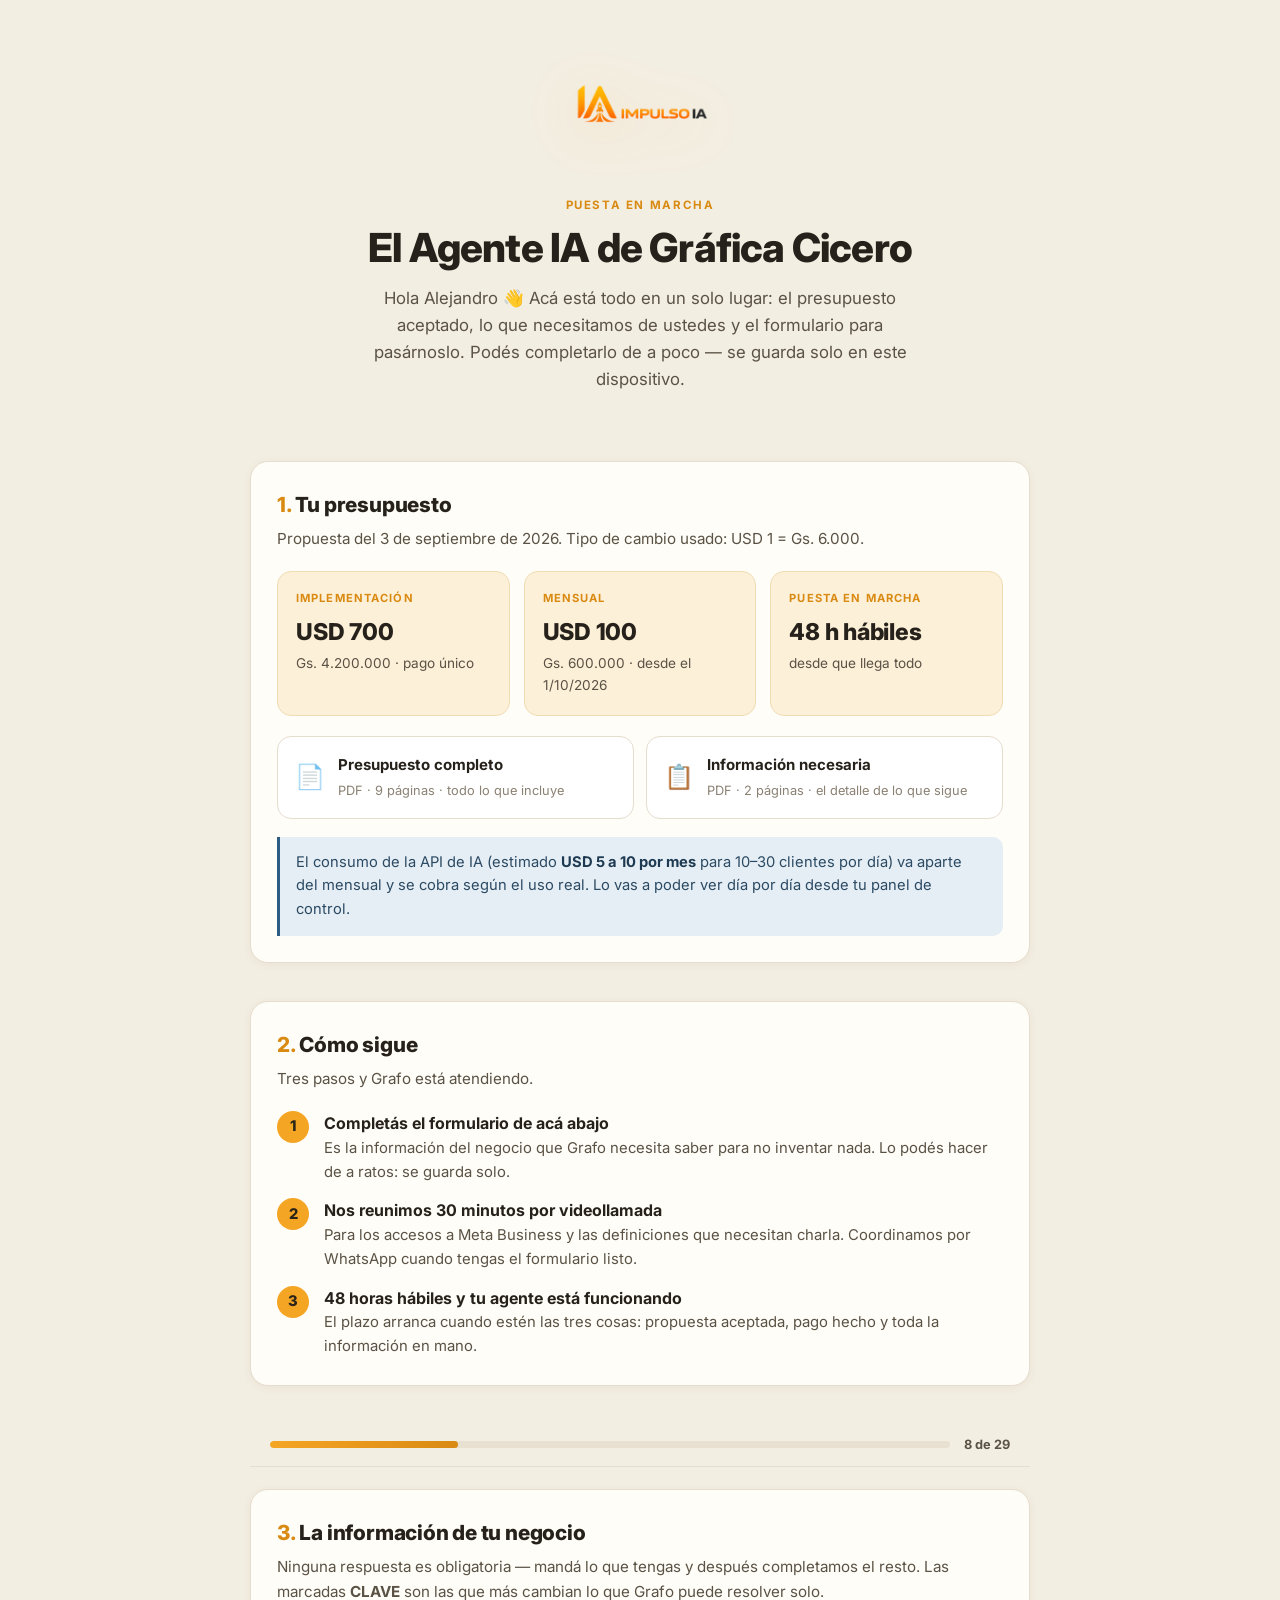
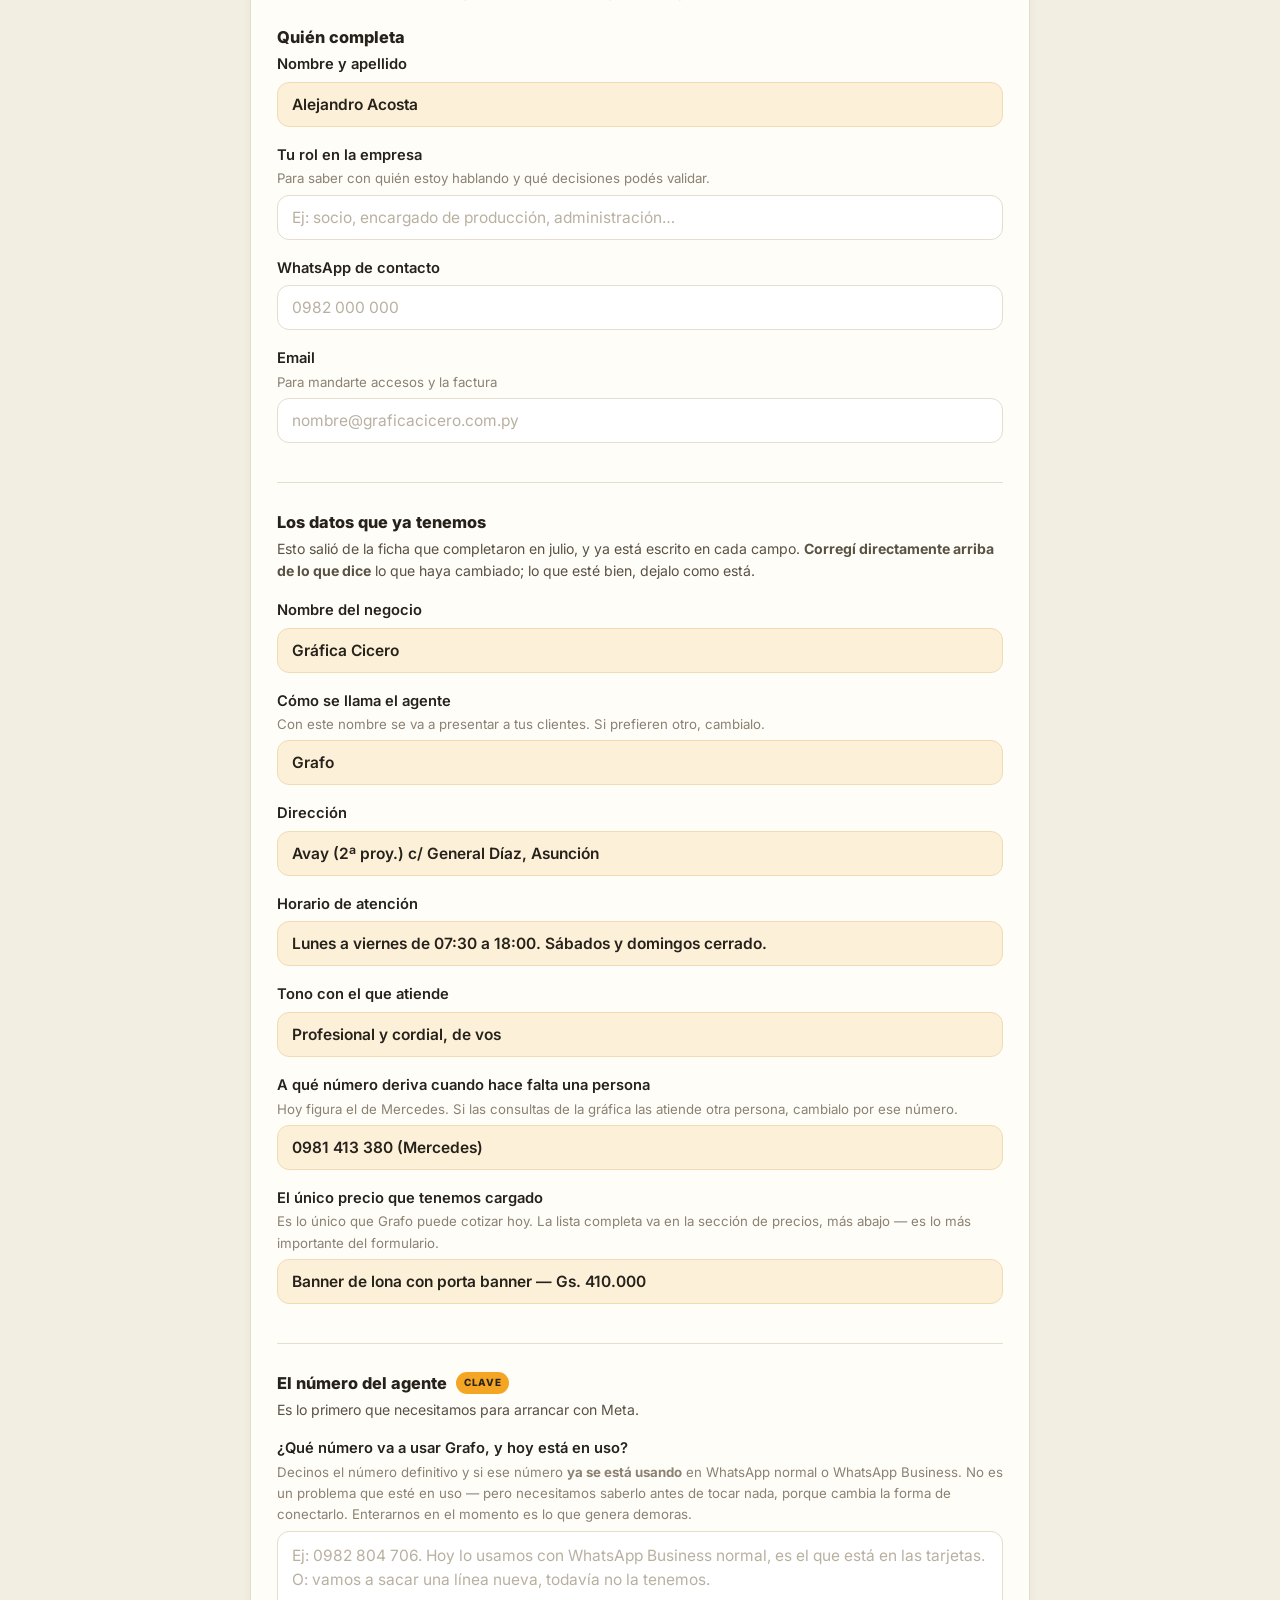
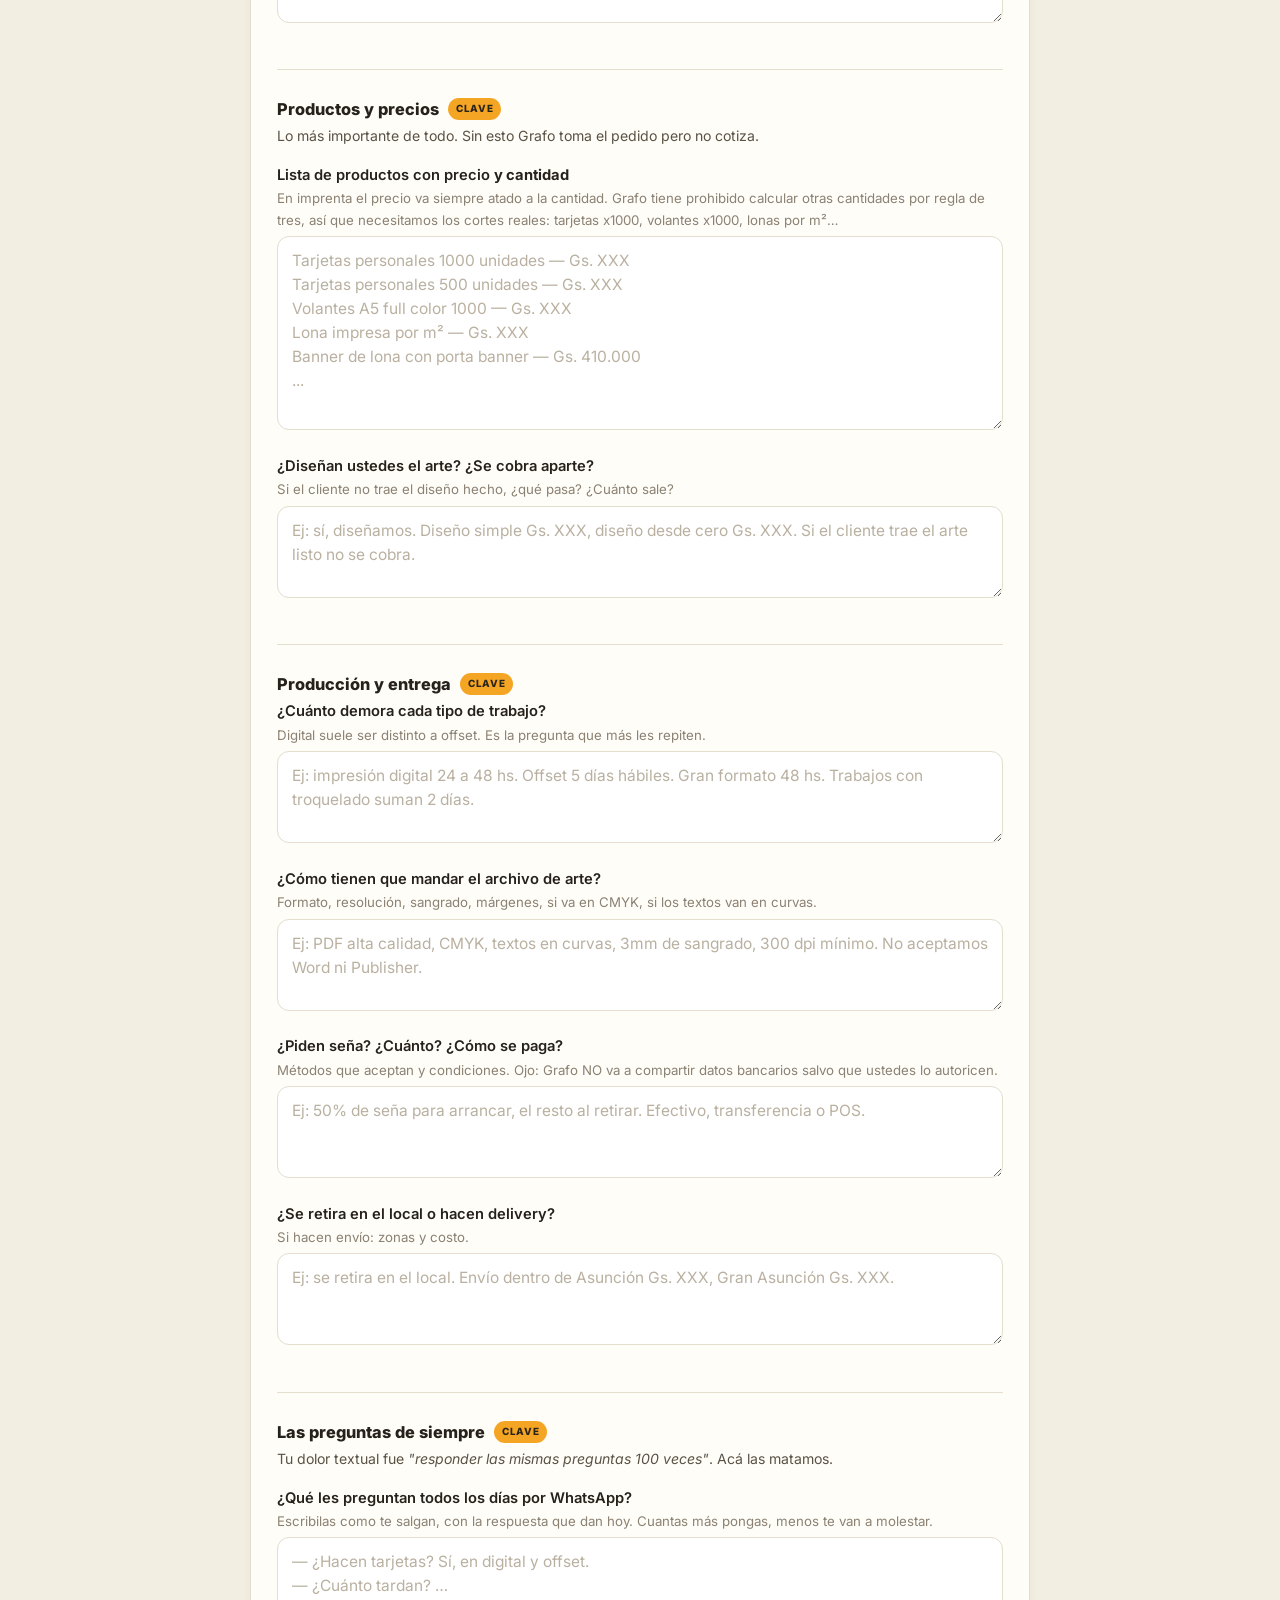
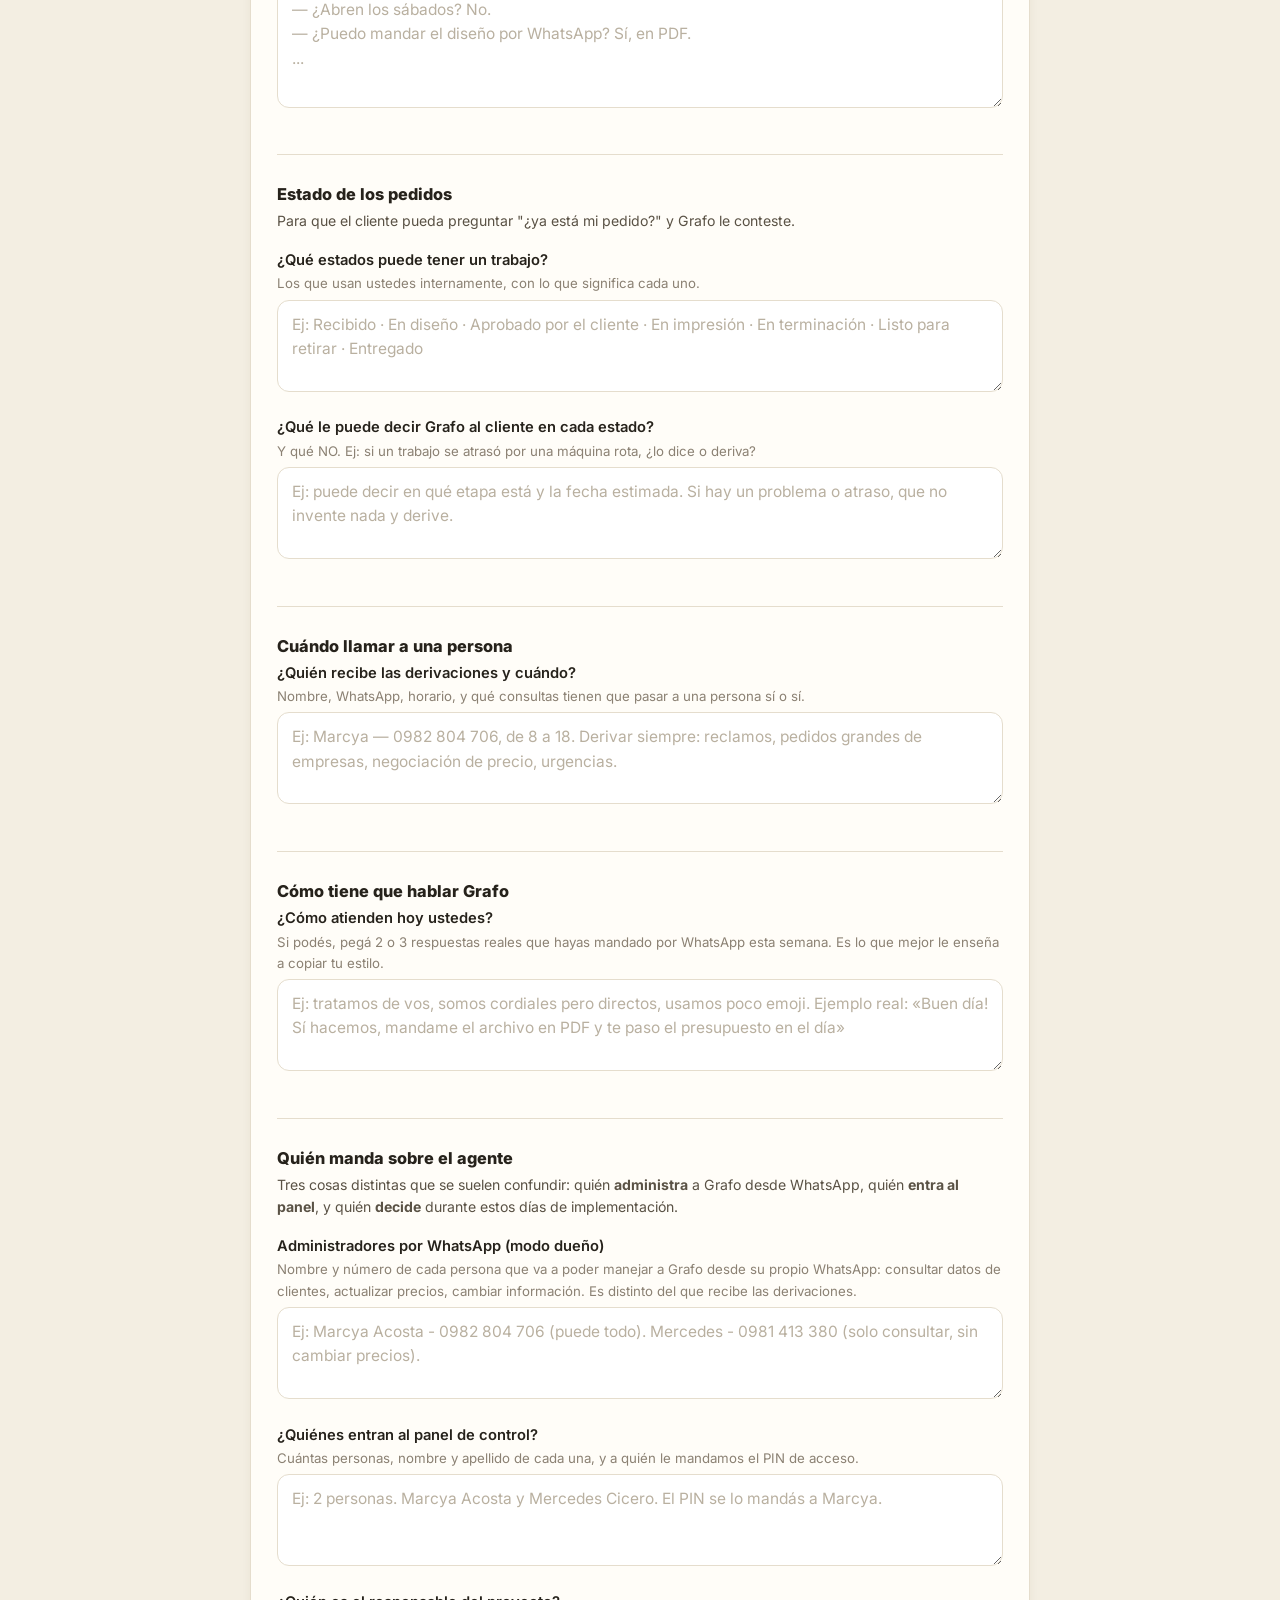
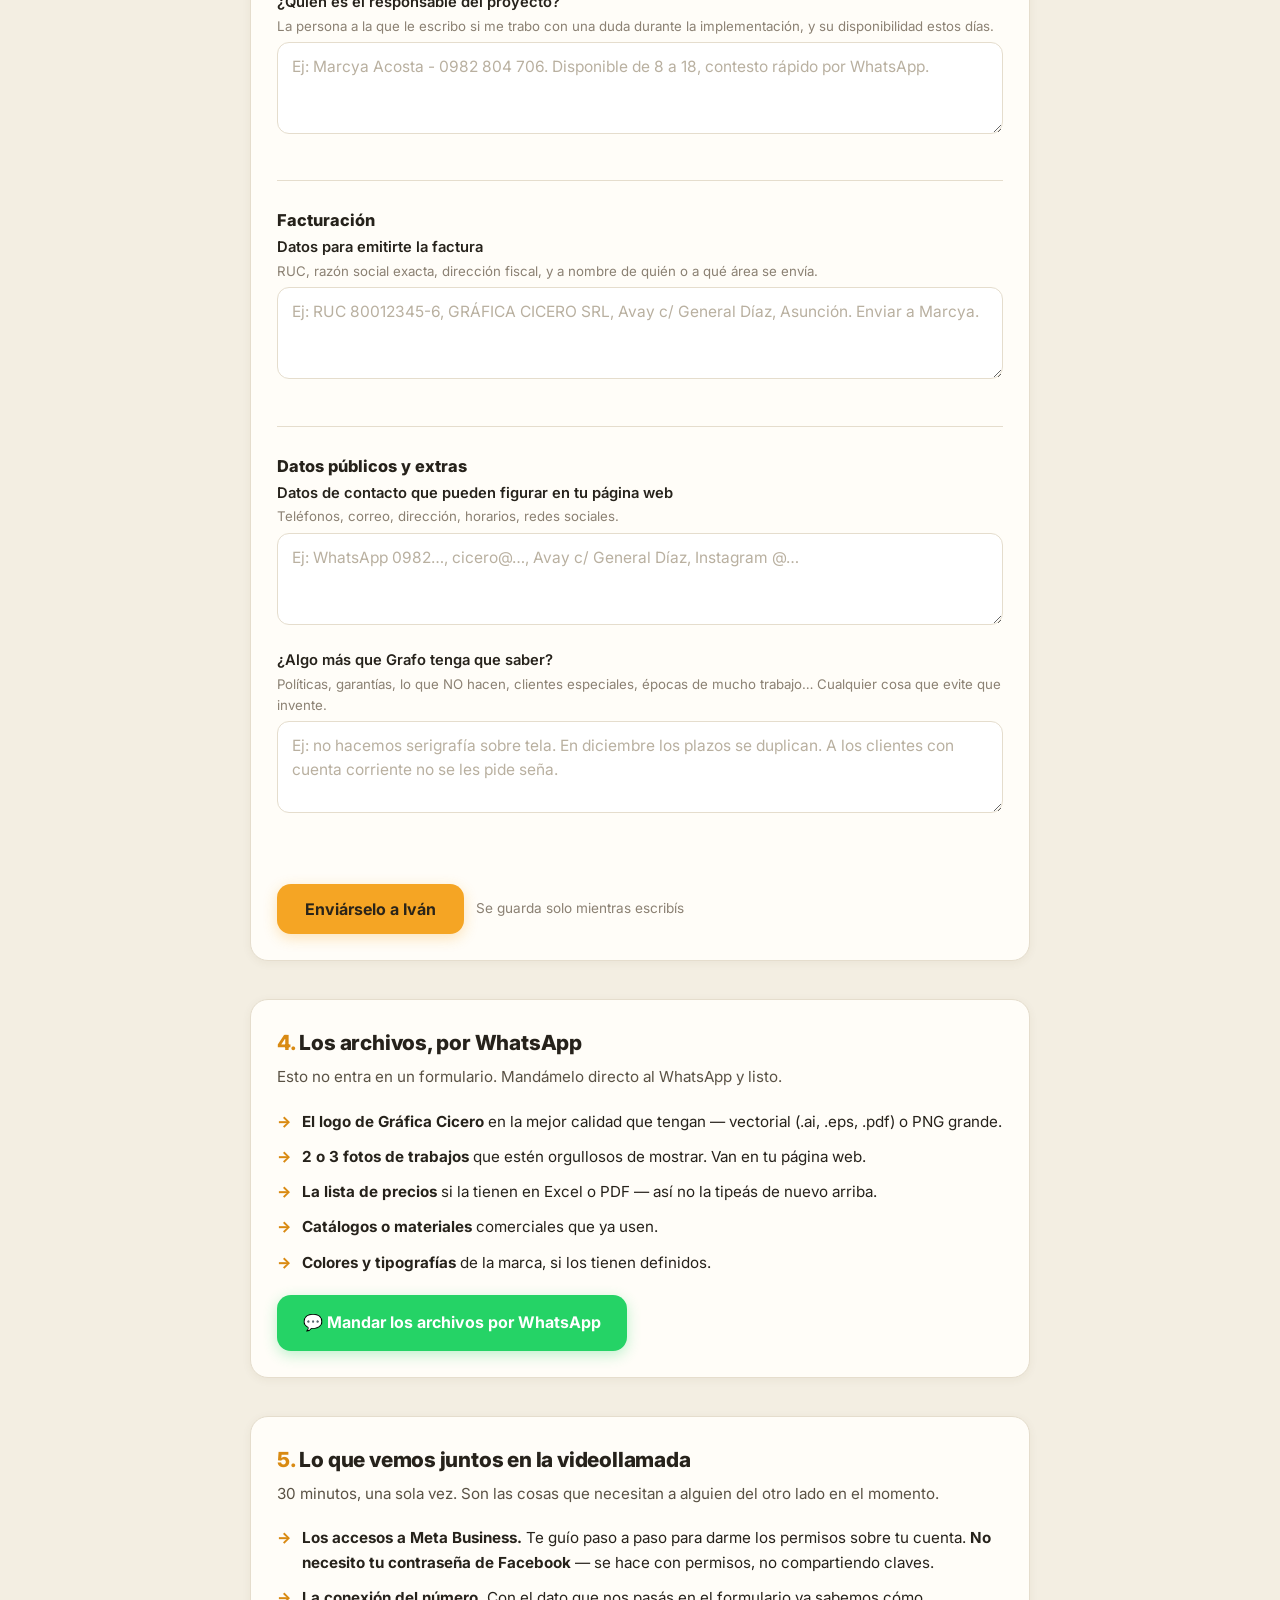
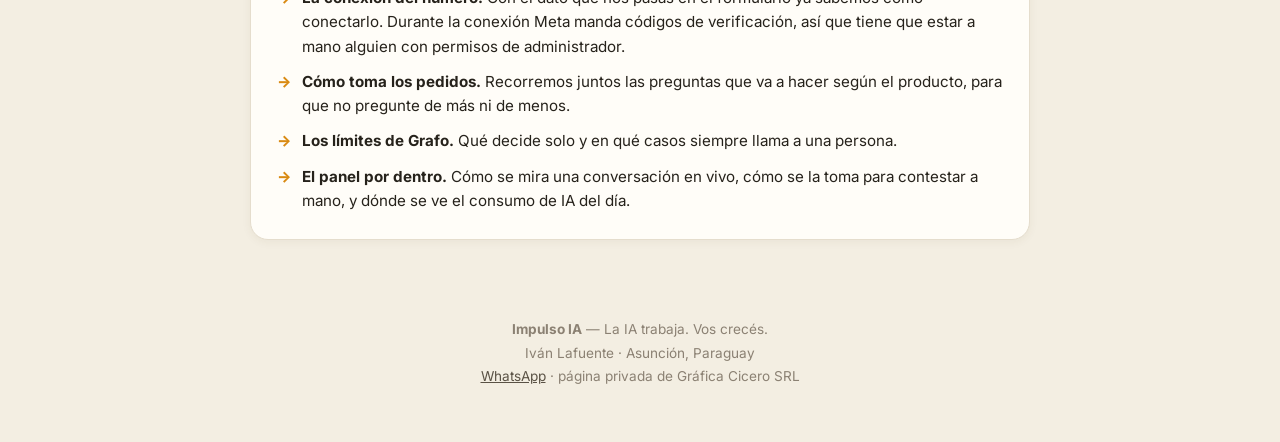
<file: cicero-f84e6c615624/index.html>
<!DOCTYPE html>
<html lang="es">
<head>
<meta charset="UTF-8">
<meta name="viewport" content="width=device-width, initial-scale=1.0">
<meta name="theme-color" content="#F3EEE2">
<title>Gráfica Cicero — Puesta en marcha de tu Agente IA</title>
<meta name="description" content="Todo lo necesario para poner en marcha el Agente IA de Gráfica Cicero SRL.">
<!-- Página privada: no debe indexarse. Tiene montos del presupuesto. -->
<meta name="robots" content="noindex, nofollow">
<meta name="googlebot" content="noindex, nofollow">
<link rel="icon" href="../assets/favicon.png" type="image/png">
<link rel="preconnect" href="https://fonts.googleapis.com">
<link rel="preconnect" href="https://fonts.gstatic.com" crossorigin>
<link href="https://fonts.googleapis.com/css2?family=Inter:wght@400;500;600;700;800&display=swap" rel="stylesheet">
<style>
  :root{
    --cream:#F3EEE2; --card:#fffdf8; --ink:#26221b; --ink2:#5a5245; --ink3:#8b8173;
    --amber:#F5A524; --amber-dark:#d98a12; --amber-soft:#fdf0d8;
    --line:#e5ddcd; --green:#2f8f4e; --green-soft:#e8f5ec;
    --blue:#2c5d87; --blue-soft:#e6eef5;
    --shadow:0 2px 10px rgba(90,74,40,.06); --shadow-lg:0 10px 34px rgba(90,74,40,.10);
  }
  *{box-sizing:border-box;margin:0;padding:0}
  html{scroll-behavior:smooth}
  body{font-family:'Inter',system-ui,-apple-system,sans-serif;background:var(--cream);color:var(--ink);
    line-height:1.6;-webkit-font-smoothing:antialiased}
  .wrap{max-width:820px;margin:0 auto;padding:0 20px}

  /* ── Encabezado ─────────────────────────────────────────── */
  header{padding:48px 0 30px;text-align:center}
  header img{width:min(52%,180px);height:auto;margin:0 auto 26px;display:block;
    filter:drop-shadow(0 8px 26px rgba(245,165,36,.22))}
  .eyebrow{font-size:.72rem;font-weight:700;letter-spacing:.14em;text-transform:uppercase;
    color:var(--amber-dark);margin-bottom:10px}
  h1{font-size:clamp(1.7rem,5vw,2.5rem);font-weight:800;letter-spacing:-.02em;line-height:1.18}
  .lead{color:var(--ink2);margin-top:14px;font-size:1.05rem;max-width:560px;margin-left:auto;margin-right:auto}

  /* ── Bloques ────────────────────────────────────────────── */
  section{margin:38px 0}
  .card{background:var(--card);border:1px solid var(--line);border-radius:18px;
    padding:26px;box-shadow:var(--shadow)}
  h2{font-size:1.3rem;font-weight:800;letter-spacing:-.01em;margin-bottom:6px}
  h2 .num{color:var(--amber-dark)}
  .sub{color:var(--ink2);font-size:.95rem;margin-bottom:20px}

  /* ── Cifras del acuerdo ─────────────────────────────────── */
  .cifras{display:grid;grid-template-columns:repeat(auto-fit,minmax(180px,1fr));gap:14px;margin-bottom:20px}
  .cifra{background:var(--amber-soft);border:1px solid #f0dcb4;border-radius:14px;padding:18px}
  .cifra .lbl{font-size:.7rem;font-weight:700;letter-spacing:.1em;text-transform:uppercase;color:var(--amber-dark)}
  .cifra .val{font-size:1.45rem;font-weight:800;margin-top:6px;letter-spacing:-.01em}
  .cifra .det{font-size:.85rem;color:var(--ink2);margin-top:2px}

  .docs{display:grid;grid-template-columns:repeat(auto-fit,minmax(240px,1fr));gap:12px}
  a.doc{display:flex;align-items:center;gap:13px;text-decoration:none;color:var(--ink);
    background:#fff;border:1px solid var(--line);border-radius:14px;padding:15px 17px;
    transition:border-color .18s,transform .18s,box-shadow .18s}
  a.doc:hover{border-color:var(--amber);transform:translateY(-2px);box-shadow:var(--shadow-lg)}
  a.doc .ico{font-size:1.5rem;line-height:1;flex-shrink:0}
  a.doc .t{font-weight:700;font-size:.94rem;line-height:1.3}
  a.doc .s{font-size:.8rem;color:var(--ink3)}

  /* ── Pasos ──────────────────────────────────────────────── */
  .pasos{display:grid;gap:14px}
  .paso{display:flex;gap:15px;align-items:flex-start}
  .paso .n{flex-shrink:0;width:32px;height:32px;border-radius:50%;background:var(--amber);
    color:#2a2419;font-weight:800;font-size:.92rem;display:flex;align-items:center;justify-content:center}
  .paso .tit{font-weight:700}
  .paso .txt{color:var(--ink2);font-size:.93rem}

  /* ── Datos que ya tenemos ───────────────────────────────── */
  .datos{display:grid;grid-template-columns:repeat(auto-fit,minmax(230px,1fr));gap:0 22px}
  .dato{padding:11px 0;border-bottom:1px dashed var(--line)}
  .dato .k{font-size:.72rem;font-weight:700;letter-spacing:.08em;text-transform:uppercase;color:var(--ink3)}
  .dato .v{font-weight:600;font-size:.95rem;margin-top:2px}

  .aviso{background:var(--blue-soft);border-left:3px solid var(--blue);border-radius:0 10px 10px 0;
    padding:14px 16px;font-size:.92rem;color:#2b4a63;margin-top:18px}
  .aviso b, .aviso strong{color:#1d3a52}

  /* ── Formulario ─────────────────────────────────────────── */
  .barra{position:sticky;top:0;z-index:20;background:rgba(243,238,226,.94);
    backdrop-filter:blur(8px);border-bottom:1px solid var(--line);padding:11px 0;margin-bottom:22px}
  .barra .wrap{display:flex;align-items:center;gap:14px}
  .prog{flex:1;height:7px;background:#e8e0d0;border-radius:99px;overflow:hidden}
  .prog i{display:block;height:100%;width:0;background:linear-gradient(90deg,var(--amber),var(--amber-dark));
    border-radius:99px;transition:width .35s ease}
  .prog-txt{font-size:.8rem;font-weight:700;color:var(--ink2);white-space:nowrap}

  fieldset{border:none;margin-bottom:26px;padding-bottom:22px;border-bottom:1px solid var(--line)}
  fieldset:last-of-type{border-bottom:none;margin-bottom:8px}
  legend{font-weight:800;font-size:1.02rem;margin-bottom:3px;display:flex;align-items:center;gap:9px}
  .clave{background:var(--amber);color:#2a2419;font-size:.62rem;font-weight:800;letter-spacing:.07em;
    padding:3px 8px;border-radius:99px;text-transform:uppercase}
  .fs-sub{color:var(--ink2);font-size:.88rem;margin-bottom:16px}

  .campo{margin-bottom:17px}
  label{display:block;font-weight:600;font-size:.92rem;margin-bottom:5px}
  .hint{font-weight:400;color:var(--ink3);font-size:.83rem;display:block;margin-top:1px}
  input[type=text],input[type=email],input[type=tel],textarea{
    width:100%;font-family:inherit;font-size:.97rem;color:var(--ink);background:#fff;
    border:1.5px solid var(--line);border-radius:12px;padding:12px 14px;transition:border-color .16s,box-shadow .16s}
  input:focus,textarea:focus{outline:none;border-color:var(--amber);box-shadow:0 0 0 3px rgba(245,165,36,.15)}
  textarea{resize:vertical;min-height:92px;line-height:1.55}
  ::placeholder{color:#b9b0a0}
  /* Campos que ya vienen con el dato cargado: se ven distintos para que se
     entienda de una que son para revisar y corregir, no para llenar de cero. */
  input.precargado{background:var(--amber-soft);border-color:#f0dcb4;font-weight:600}
  input.precargado:focus{background:#fff}

  .acciones{display:flex;flex-wrap:wrap;gap:12px;align-items:center;margin-top:24px}
  button{font-family:inherit;font-size:1rem;font-weight:700;border:none;border-radius:14px;
    padding:15px 28px;cursor:pointer;transition:transform .16s,box-shadow .16s,background .16s}
  .btn-envio{background:var(--amber);color:#2a2419;box-shadow:0 4px 14px rgba(245,165,36,.3)}
  .btn-envio:hover:not(:disabled){transform:translateY(-2px);box-shadow:0 8px 22px rgba(245,165,36,.38)}
  .btn-envio:disabled{opacity:.55;cursor:not-allowed;transform:none}
  .guardado{font-size:.85rem;color:var(--ink3)}
  .guardado.on{color:var(--green);font-weight:600}

  .resultado{margin-top:18px;padding:16px 18px;border-radius:12px;font-size:.94rem;display:none}
  .resultado.ok{display:block;background:var(--green-soft);border:1px solid #b8dcc4;color:#1e6b38}
  .resultado.err{display:block;background:#fdecec;border:1px solid #f2c4c4;color:#9c2b2b}

  /* ── WhatsApp / reunión ─────────────────────────────────── */
  .lista{list-style:none;display:grid;gap:11px}
  .lista li{display:flex;gap:11px;align-items:flex-start;font-size:.95rem}
  .lista li .b{flex-shrink:0;color:var(--amber-dark);font-weight:800}
  a.btn-wa{display:inline-flex;align-items:center;gap:10px;background:#25D366;color:#fff;
    text-decoration:none;font-weight:700;padding:15px 26px;border-radius:14px;margin-top:20px;
    box-shadow:0 4px 14px rgba(37,211,102,.3);transition:transform .16s,box-shadow .16s}
  a.btn-wa:hover{transform:translateY(-2px);box-shadow:0 8px 22px rgba(37,211,102,.4)}

  footer{text-align:center;padding:40px 0 54px;color:var(--ink3);font-size:.85rem;line-height:1.7}
  footer a{color:var(--ink2)}

  @media(max-width:560px){
    header{padding:34px 0 22px}
    .card{padding:20px;border-radius:15px}
    .acciones{flex-direction:column;align-items:stretch}
    button{width:100%}
  }
</style>
</head>
<body>

<header>
  <div class="wrap">
    <img src="../assets/logo-impulso.png" alt="Impulso IA">
    <div class="eyebrow">Puesta en marcha</div>
    <h1>El Agente IA de Gráfica Cicero</h1>
    <p class="lead">Hola Alejandro 👋 Acá está todo en un solo lugar: el presupuesto aceptado,
      lo que necesitamos de ustedes y el formulario para pasárnoslo. Podés completarlo de a poco
      — se guarda solo en este dispositivo.</p>
  </div>
</header>

<div class="wrap">

  <!-- ═══ 1. EL ACUERDO ═══ -->
  <section>
    <div class="card">
      <h2><span class="num">1.</span> Tu presupuesto</h2>
      <p class="sub">Propuesta del 3 de septiembre de 2026. Tipo de cambio usado: USD 1 = Gs. 6.000.</p>

      <div class="cifras">
        <div class="cifra">
          <div class="lbl">Implementación</div>
          <div class="val">USD 700</div>
          <div class="det">Gs. 4.200.000 · pago único</div>
        </div>
        <div class="cifra">
          <div class="lbl">Mensual</div>
          <div class="val">USD 100</div>
          <div class="det">Gs. 600.000 · desde el 1/10/2026</div>
        </div>
        <div class="cifra">
          <div class="lbl">Puesta en marcha</div>
          <div class="val">48 h hábiles</div>
          <div class="det">desde que llega todo</div>
        </div>
      </div>

      <div class="docs">
        <a class="doc" href="docs/presupuesto-agente-ia.pdf" target="_blank" rel="noopener">
          <span class="ico">📄</span>
          <span><span class="t">Presupuesto completo</span><br><span class="s">PDF · 9 páginas · todo lo que incluye</span></span>
        </a>
        <a class="doc" href="docs/puesta-en-marcha.pdf" target="_blank" rel="noopener">
          <span class="ico">📋</span>
          <span><span class="t">Información necesaria</span><br><span class="s">PDF · 2 páginas · el detalle de lo que sigue</span></span>
        </a>
      </div>

      <!-- La modalidad de pago del consumo de API (saldo prepago) NO va escrita acá:
           es una condición que no estaba en el presupuesto que aceptaron, Iván la
           explica en persona y se la reserva para negociar. Acá solo lo ya acordado. -->
      <div class="aviso">
        El consumo de la API de IA (estimado <b>USD 5 a 10 por mes</b> para 10–30 clientes
        por día) va aparte del mensual y se cobra según el uso real. Lo vas a poder ver
        día por día desde tu panel de control.
      </div>
    </div>
  </section>

  <!-- ═══ 2. CÓMO SIGUE ═══ -->
  <section>
    <div class="card">
      <h2><span class="num">2.</span> Cómo sigue</h2>
      <p class="sub">Tres pasos y Grafo está atendiendo.</p>
      <div class="pasos">
        <div class="paso">
          <div class="n">1</div>
          <div>
            <div class="tit">Completás el formulario de acá abajo</div>
            <div class="txt">Es la información del negocio que Grafo necesita saber para no inventar nada.
              Lo podés hacer de a ratos: se guarda solo.</div>
          </div>
        </div>
        <div class="paso">
          <div class="n">2</div>
          <div>
            <div class="tit">Nos reunimos 30 minutos por videollamada</div>
            <div class="txt">Para los accesos a Meta Business y las definiciones que necesitan charla.
              Coordinamos por WhatsApp cuando tengas el formulario listo.</div>
          </div>
        </div>
        <div class="paso">
          <div class="n">3</div>
          <div>
            <div class="tit">48 horas hábiles y tu agente está funcionando</div>
            <div class="txt">El plazo arranca cuando estén las tres cosas: propuesta aceptada,
              pago hecho y toda la información en mano.</div>
          </div>
        </div>
      </div>
    </div>
  </section>

  <!-- ═══ 3. FORMULARIO ═══ -->
  <section id="form">
    <div class="barra">
      <div class="wrap">
        <div class="prog"><i id="progBar"></i></div>
        <div class="prog-txt"><span id="progTxt">0</span> de <span id="progTotal">–</span></div>
      </div>
    </div>

    <div class="card">
      <h2><span class="num">3.</span> La información de tu negocio</h2>
      <p class="sub">Ninguna respuesta es obligatoria — mandá lo que tengas y después completamos el resto.
        Las marcadas <b>CLAVE</b> son las que más cambian lo que Grafo puede resolver solo.</p>

      <form id="onb" novalidate>

        <fieldset>
          <legend>Quién completa</legend>
          <div class="campo">
            <label for="contacto">Nombre y apellido</label>
            <input type="text" id="contacto" name="contacto" class="precargado" value="Alejandro Acosta">
          </div>
          <div class="campo">
            <label for="rol">Tu rol en la empresa
              <span class="hint">Para saber con quién estoy hablando y qué decisiones podés validar.</span></label>
            <input type="text" id="rol" name="rol" placeholder="Ej: socio, encargado de producción, administración…">
          </div>
          <div class="campo">
            <label for="whatsapp">WhatsApp de contacto</label>
            <input type="tel" id="whatsapp" name="whatsapp" placeholder="0982 000 000">
          </div>
          <div class="campo">
            <label for="email">Email <span class="hint">Para mandarte accesos y la factura</span></label>
            <input type="email" id="email" name="email" placeholder="nombre@graficacicero.com.py">
          </div>
        </fieldset>

        <fieldset>
          <legend>Los datos que ya tenemos</legend>
          <p class="fs-sub">Esto salió de la ficha que completaron en julio, y ya está escrito
            en cada campo. <b>Corregí directamente arriba de lo que dice</b> lo que haya cambiado;
            lo que esté bien, dejalo como está.</p>
          <div class="campo">
            <label for="base_negocio">Nombre del negocio</label>
            <input type="text" id="base_negocio" name="base_negocio" class="precargado" value="Gráfica Cicero">
          </div>
          <div class="campo">
            <label for="base_agente">Cómo se llama el agente
              <span class="hint">Con este nombre se va a presentar a tus clientes. Si prefieren otro, cambialo.</span></label>
            <input type="text" id="base_agente" name="base_agente" class="precargado" value="Grafo">
          </div>
          <div class="campo">
            <label for="base_direccion">Dirección</label>
            <input type="text" id="base_direccion" name="base_direccion" class="precargado" value="Avay (2ª proy.) c/ General Díaz, Asunción">
          </div>
          <div class="campo">
            <label for="base_horario">Horario de atención</label>
            <input type="text" id="base_horario" name="base_horario" class="precargado" value="Lunes a viernes de 07:30 a 18:00. Sábados y domingos cerrado.">
          </div>
          <div class="campo">
            <label for="base_tono">Tono con el que atiende</label>
            <input type="text" id="base_tono" name="base_tono" class="precargado" value="Profesional y cordial, de vos">
          </div>
          <div class="campo">
            <label for="base_derivacion">A qué número deriva cuando hace falta una persona
              <span class="hint">Hoy figura el de Mercedes. Si las consultas de la gráfica las
                atiende otra persona, cambialo por ese número.</span></label>
            <input type="text" id="base_derivacion" name="base_derivacion" class="precargado" value="0981 413 380 (Mercedes)">
          </div>
          <div class="campo">
            <label for="base_precio">El único precio que tenemos cargado
              <span class="hint">Es lo único que Grafo puede cotizar hoy. La lista completa va
                en la sección de precios, más abajo — es lo más importante del formulario.</span></label>
            <input type="text" id="base_precio" name="base_precio" class="precargado" value="Banner de lona con porta banner — Gs. 410.000">
          </div>
        </fieldset>

        <fieldset>
          <legend>El número del agente <span class="clave">Clave</span></legend>
          <p class="fs-sub">Es lo primero que necesitamos para arrancar con Meta.</p>
          <div class="campo">
            <label for="numero_agente">¿Qué número va a usar Grafo, y hoy está en uso?
              <span class="hint">Decinos el número definitivo y si ese número <b>ya se está
              usando</b> en WhatsApp normal o WhatsApp Business. No es un problema que esté en
              uso — pero necesitamos saberlo antes de tocar nada, porque cambia la forma de
              conectarlo. Enterarnos en el momento es lo que genera demoras.</span></label>
            <textarea id="numero_agente" name="numero_agente" placeholder="Ej: 0982 804 706. Hoy lo usamos con WhatsApp Business normal, es el que está en las tarjetas.&#10;O: vamos a sacar una línea nueva, todavía no la tenemos."></textarea>
          </div>
        </fieldset>

        <fieldset>
          <legend>Productos y precios <span class="clave">Clave</span></legend>
          <p class="fs-sub">Lo más importante de todo. Sin esto Grafo toma el pedido pero no cotiza.</p>
          <div class="campo">
            <label for="precios">Lista de productos con precio <b>y cantidad</b>
              <span class="hint">En imprenta el precio va siempre atado a la cantidad. Grafo tiene prohibido calcular otras cantidades por regla de tres, así que necesitamos los cortes reales: tarjetas x1000, volantes x1000, lonas por m²…</span></label>
            <textarea id="precios" name="precios" rows="7" placeholder="Tarjetas personales 1000 unidades — Gs. XXX&#10;Tarjetas personales 500 unidades — Gs. XXX&#10;Volantes A5 full color 1000 — Gs. XXX&#10;Lona impresa por m² — Gs. XXX&#10;Banner de lona con porta banner — Gs. 410.000&#10;..."></textarea>
          </div>
          <div class="campo">
            <label for="disenio">¿Diseñan ustedes el arte? ¿Se cobra aparte?
              <span class="hint">Si el cliente no trae el diseño hecho, ¿qué pasa? ¿Cuánto sale?</span></label>
            <textarea id="disenio" name="disenio" placeholder="Ej: sí, diseñamos. Diseño simple Gs. XXX, diseño desde cero Gs. XXX. Si el cliente trae el arte listo no se cobra."></textarea>
          </div>
        </fieldset>

        <fieldset>
          <legend>Producción y entrega <span class="clave">Clave</span></legend>
          <div class="campo">
            <label for="plazos">¿Cuánto demora cada tipo de trabajo?
              <span class="hint">Digital suele ser distinto a offset. Es la pregunta que más les repiten.</span></label>
            <textarea id="plazos" name="plazos" placeholder="Ej: impresión digital 24 a 48 hs. Offset 5 días hábiles. Gran formato 48 hs. Trabajos con troquelado suman 2 días."></textarea>
          </div>
          <div class="campo">
            <label for="arte">¿Cómo tienen que mandar el archivo de arte?
              <span class="hint">Formato, resolución, sangrado, márgenes, si va en CMYK, si los textos van en curvas.</span></label>
            <textarea id="arte" name="arte" placeholder="Ej: PDF alta calidad, CMYK, textos en curvas, 3mm de sangrado, 300 dpi mínimo. No aceptamos Word ni Publisher."></textarea>
          </div>
          <div class="campo">
            <label for="senia">¿Piden seña? ¿Cuánto? ¿Cómo se paga?
              <span class="hint">Métodos que aceptan y condiciones. Ojo: Grafo NO va a compartir datos bancarios salvo que ustedes lo autoricen.</span></label>
            <textarea id="senia" name="senia" placeholder="Ej: 50% de seña para arrancar, el resto al retirar. Efectivo, transferencia o POS."></textarea>
          </div>
          <div class="campo">
            <label for="entrega">¿Se retira en el local o hacen delivery?
              <span class="hint">Si hacen envío: zonas y costo.</span></label>
            <textarea id="entrega" name="entrega" placeholder="Ej: se retira en el local. Envío dentro de Asunción Gs. XXX, Gran Asunción Gs. XXX."></textarea>
          </div>
        </fieldset>

        <fieldset>
          <legend>Las preguntas de siempre <span class="clave">Clave</span></legend>
          <p class="fs-sub">Tu dolor textual fue <i>"responder las mismas preguntas 100 veces"</i>. Acá las matamos.</p>
          <div class="campo">
            <label for="faq">¿Qué les preguntan todos los días por WhatsApp?
              <span class="hint">Escribilas como te salgan, con la respuesta que dan hoy. Cuantas más pongas, menos te van a molestar.</span></label>
            <textarea id="faq" name="faq" rows="6" placeholder="— ¿Hacen tarjetas? Sí, en digital y offset.&#10;— ¿Cuánto tardan? …&#10;— ¿Abren los sábados? No.&#10;— ¿Puedo mandar el diseño por WhatsApp? Sí, en PDF.&#10;..."></textarea>
          </div>
        </fieldset>

        <fieldset>
          <legend>Estado de los pedidos</legend>
          <p class="fs-sub">Para que el cliente pueda preguntar "¿ya está mi pedido?" y Grafo le conteste.</p>
          <div class="campo">
            <label for="estados">¿Qué estados puede tener un trabajo?
              <span class="hint">Los que usan ustedes internamente, con lo que significa cada uno.</span></label>
            <textarea id="estados" name="estados" placeholder="Ej: Recibido · En diseño · Aprobado por el cliente · En impresión · En terminación · Listo para retirar · Entregado"></textarea>
          </div>
          <div class="campo">
            <label for="comunica">¿Qué le puede decir Grafo al cliente en cada estado?
              <span class="hint">Y qué NO. Ej: si un trabajo se atrasó por una máquina rota, ¿lo dice o deriva?</span></label>
            <textarea id="comunica" name="comunica" placeholder="Ej: puede decir en qué etapa está y la fecha estimada. Si hay un problema o atraso, que no invente nada y derive."></textarea>
          </div>
        </fieldset>

        <fieldset>
          <legend>Cuándo llamar a una persona</legend>
          <div class="campo">
            <label for="derivacion">¿Quién recibe las derivaciones y cuándo?
              <span class="hint">Nombre, WhatsApp, horario, y qué consultas tienen que pasar a una persona sí o sí.</span></label>
            <textarea id="derivacion" name="derivacion" placeholder="Ej: Marcya — 0982 804 706, de 8 a 18. Derivar siempre: reclamos, pedidos grandes de empresas, negociación de precio, urgencias."></textarea>
          </div>
        </fieldset>

        <fieldset>
          <legend>Cómo tiene que hablar Grafo</legend>
          <div class="campo">
            <label for="tono">¿Cómo atienden hoy ustedes?
              <span class="hint">Si podés, pegá 2 o 3 respuestas reales que hayas mandado por WhatsApp esta semana. Es lo que mejor le enseña a copiar tu estilo.</span></label>
            <textarea id="tono" name="tono" placeholder="Ej: tratamos de vos, somos cordiales pero directos, usamos poco emoji. Ejemplo real: «Buen día! Sí hacemos, mandame el archivo en PDF y te paso el presupuesto en el día»"></textarea>
          </div>
        </fieldset>

        <fieldset>
          <legend>Quién manda sobre el agente</legend>
          <p class="fs-sub">Tres cosas distintas que se suelen confundir: quién <b>administra</b>
            a Grafo desde WhatsApp, quién <b>entra al panel</b>, y quién <b>decide</b> durante
            estos días de implementación.</p>
          <div class="campo">
            <label for="admins">Administradores por WhatsApp (modo dueño)
              <span class="hint">Nombre y número de cada persona que va a poder manejar a Grafo
                desde su propio WhatsApp: consultar datos de clientes, actualizar precios,
                cambiar información. Es distinto del que recibe las derivaciones.</span></label>
            <textarea id="admins" name="admins" placeholder="Ej: Marcya Acosta - 0982 804 706 (puede todo). Mercedes - 0981 413 380 (solo consultar, sin cambiar precios)."></textarea>
          </div>
          <div class="campo">
            <label for="panel">¿Quiénes entran al panel de control?
              <span class="hint">Cuántas personas, nombre y apellido de cada una, y a quién le
                mandamos el PIN de acceso.</span></label>
            <textarea id="panel" name="panel" placeholder="Ej: 2 personas. Marcya Acosta y Mercedes Cicero. El PIN se lo mandás a Marcya."></textarea>
          </div>
          <div class="campo">
            <label for="responsable">¿Quién es el responsable del proyecto?
              <span class="hint">La persona a la que le escribo si me trabo con una duda durante
                la implementación, y su disponibilidad estos días.</span></label>
            <textarea id="responsable" name="responsable" placeholder="Ej: Marcya Acosta - 0982 804 706. Disponible de 8 a 18, contesto rápido por WhatsApp."></textarea>
          </div>
        </fieldset>

        <fieldset>
          <legend>Facturación</legend>
          <div class="campo">
            <label for="facturacion">Datos para emitirte la factura
              <span class="hint">RUC, razón social exacta, dirección fiscal, y a nombre de quién
                o a qué área se envía.</span></label>
            <textarea id="facturacion" name="facturacion" placeholder="Ej: RUC 80012345-6, GRÁFICA CICERO SRL, Avay c/ General Díaz, Asunción. Enviar a Marcya."></textarea>
          </div>
        </fieldset>

        <fieldset>
          <legend>Datos públicos y extras</legend>
          <div class="campo">
            <label for="publicos">Datos de contacto que pueden figurar en tu página web
              <span class="hint">Teléfonos, correo, dirección, horarios, redes sociales.</span></label>
            <textarea id="publicos" name="publicos" placeholder="Ej: WhatsApp 0982…, cicero@…, Avay c/ General Díaz, Instagram @…"></textarea>
          </div>
          <div class="campo">
            <label for="otros">¿Algo más que Grafo tenga que saber?
              <span class="hint">Políticas, garantías, lo que NO hacen, clientes especiales, épocas de mucho trabajo… Cualquier cosa que evite que invente.</span></label>
            <textarea id="otros" name="otros" placeholder="Ej: no hacemos serigrafía sobre tela. En diciembre los plazos se duplican. A los clientes con cuenta corriente no se les pide seña."></textarea>
          </div>
        </fieldset>

        <div class="acciones">
          <button type="submit" class="btn-envio" id="btnEnviar">Enviárselo a Iván</button>
          <span class="guardado" id="guardado">Se guarda solo mientras escribís</span>
        </div>
        <div class="resultado" id="resultado"></div>
      </form>
    </div>
  </section>

  <!-- ═══ 4. POR WHATSAPP ═══ -->
  <section>
    <div class="card">
      <h2><span class="num">4.</span> Los archivos, por WhatsApp</h2>
      <p class="sub">Esto no entra en un formulario. Mandámelo directo al WhatsApp y listo.</p>
      <ul class="lista">
        <li><span class="b">→</span><span><b>El logo de Gráfica Cicero</b> en la mejor calidad que tengan — vectorial (.ai, .eps, .pdf) o PNG grande.</span></li>
        <li><span class="b">→</span><span><b>2 o 3 fotos de trabajos</b> que estén orgullosos de mostrar. Van en tu página web.</span></li>
        <li><span class="b">→</span><span><b>La lista de precios</b> si la tienen en Excel o PDF — así no la tipeás de nuevo arriba.</span></li>
        <li><span class="b">→</span><span><b>Catálogos o materiales</b> comerciales que ya usen.</span></li>
        <li><span class="b">→</span><span><b>Colores y tipografías</b> de la marca, si los tienen definidos.</span></li>
      </ul>
      <a class="btn-wa" href="https://wa.me/595982790407?text=Hola%20Iv%C3%A1n%2C%20soy%20de%20Gr%C3%A1fica%20Cicero.%20Te%20mando%20los%20archivos%20para%20el%20agente." target="_blank" rel="noopener">
        💬 Mandar los archivos por WhatsApp
      </a>
    </div>
  </section>

  <!-- ═══ 5. LA REUNIÓN ═══ -->
  <section>
    <div class="card">
      <h2><span class="num">5.</span> Lo que vemos juntos en la videollamada</h2>
      <p class="sub">30 minutos, una sola vez. Son las cosas que necesitan a alguien del otro lado en el momento.</p>
      <ul class="lista">
        <li><span class="b">→</span><span><b>Los accesos a Meta Business.</b> Te guío paso a paso para darme los permisos sobre tu cuenta.
          <b>No necesito tu contraseña de Facebook</b> — se hace con permisos, no compartiendo claves.</span></li>
        <li><span class="b">→</span><span><b>La conexión del número.</b> Con el dato que nos pasás en el formulario ya sabemos
          cómo conectarlo. Durante la conexión Meta manda códigos de verificación, así que tiene que estar
          a mano alguien con permisos de administrador.</span></li>
        <li><span class="b">→</span><span><b>Cómo toma los pedidos.</b> Recorremos juntos las preguntas que va a hacer según el producto,
          para que no pregunte de más ni de menos.</span></li>
        <li><span class="b">→</span><span><b>Los límites de Grafo.</b> Qué decide solo y en qué casos siempre llama a una persona.</span></li>
        <li><span class="b">→</span><span><b>El panel por dentro.</b> Cómo se mira una conversación en vivo, cómo se la toma
          para contestar a mano, y dónde se ve el consumo de IA del día.</span></li>
      </ul>
    </div>
  </section>

</div>

<footer>
  <div class="wrap">
    <b>Impulso IA</b> — La IA trabaja. Vos crecés.<br>
    Iván Lafuente · Asunción, Paraguay<br>
    <a href="https://wa.me/595982790407">WhatsApp</a> · página privada de Gráfica Cicero SRL
  </div>
</footer>

<script>
(function(){
  "use strict";

  var form   = document.getElementById("onb");
  var campos = Array.prototype.slice.call(form.querySelectorAll("input, textarea"));
  var CLAVE  = "cicero-onboarding-v1";

  // ── Autoguardado local ────────────────────────────────────────────────
  // Es un formulario largo: nadie lo completa de una sentada. Si se cierra la
  // pestaña sin esto, se pierde todo y no vuelve a intentarlo.
  function guardar(){
    try{
      var datos = {};
      campos.forEach(function(c){ if(c.value.trim()) datos[c.name] = c.value; });
      localStorage.setItem(CLAVE, JSON.stringify(datos));
      marcarGuardado();
    }catch(e){ /* modo privado o storage lleno: seguimos sin autoguardado */ }
  }

  function restaurar(){
    try{
      var crudo = localStorage.getItem(CLAVE);
      if(!crudo) return;
      var datos = JSON.parse(crudo);
      campos.forEach(function(c){ if(datos[c.name]) c.value = datos[c.name]; });
    }catch(e){ /* dato corrupto: arrancamos en blanco */ }
  }

  var timerGuardado;
  var elGuardado = document.getElementById("guardado");
  function marcarGuardado(){
    elGuardado.textContent = "✓ Guardado en este dispositivo";
    elGuardado.classList.add("on");
    clearTimeout(timerGuardado);
    timerGuardado = setTimeout(function(){
      elGuardado.textContent = "Se guarda solo mientras escribís";
      elGuardado.classList.remove("on");
    }, 2600);
  }

  // ── Progreso ──────────────────────────────────────────────────────────
  var barra = document.getElementById("progBar");
  var txt   = document.getElementById("progTxt");
  var TOTAL = campos.length;
  // El total sale de los campos que existen: si mañana se agrega o se saca una
  // pregunta, el contador no queda mintiendo.
  document.getElementById("progTotal").textContent = TOTAL;

  function progreso(){
    var hechos = campos.filter(function(c){ return c.value.trim() !== ""; }).length;
    barra.style.width = (hechos / TOTAL * 100) + "%";
    txt.textContent = hechos;
  }

  campos.forEach(function(c){
    c.addEventListener("input", function(){
      progreso();
      clearTimeout(c._t);
      c._t = setTimeout(guardar, 700);
    });
  });

  // ── Envío ─────────────────────────────────────────────────────────────
  var btn = document.getElementById("btnEnviar");
  var res = document.getElementById("resultado");

  form.addEventListener("submit", function(ev){
    ev.preventDefault();

    var datos = {};
    campos.forEach(function(c){ datos[c.name] = c.value.trim(); });

    var algo = campos.some(function(c){ return c.value.trim() !== ""; });
    if(!algo){
      res.className = "resultado err";
      res.textContent = "Completá al menos una respuesta antes de enviar.";
      return;
    }

    btn.disabled = true;
    btn.textContent = "Enviando…";
    res.className = "resultado";
    res.textContent = "";

    fetch("/api/onboarding", {
      method: "POST",
      headers: {"Content-Type": "application/json"},
      body: JSON.stringify(datos)
    })
    .then(function(r){ return r.json().then(function(j){ return {ok: r.ok, body: j}; }); })
    .then(function(r){
      if(!r.ok || !r.body.ok) throw new Error((r.body && r.body.error) || "No se pudo enviar");
      res.className = "resultado ok";
      res.innerHTML = "<b>¡Listo, llegó!</b> Iván ya recibió lo que mandaste. " +
        "Podés seguir completando lo que falte y volver a enviar cuando quieras — " +
        "tus respuestas siguen guardadas acá.";
      btn.textContent = "Enviar de nuevo";
      btn.disabled = false;
    })
    .catch(function(err){
      res.className = "resultado err";
      res.innerHTML = "<b>No se pudo enviar.</b> " + (err.message || "") +
        "<br>Probá de nuevo en un minuto. Si sigue fallando, escribile a Iván por " +
        "<a href='https://wa.me/595982790407'>WhatsApp</a> — tus respuestas no se perdieron, " +
        "quedan guardadas en este dispositivo.";
      btn.textContent = "Reintentar envío";
      btn.disabled = false;
    });
  });

  restaurar();
  progreso();
})();
</script>

</body>
</html>
</file>
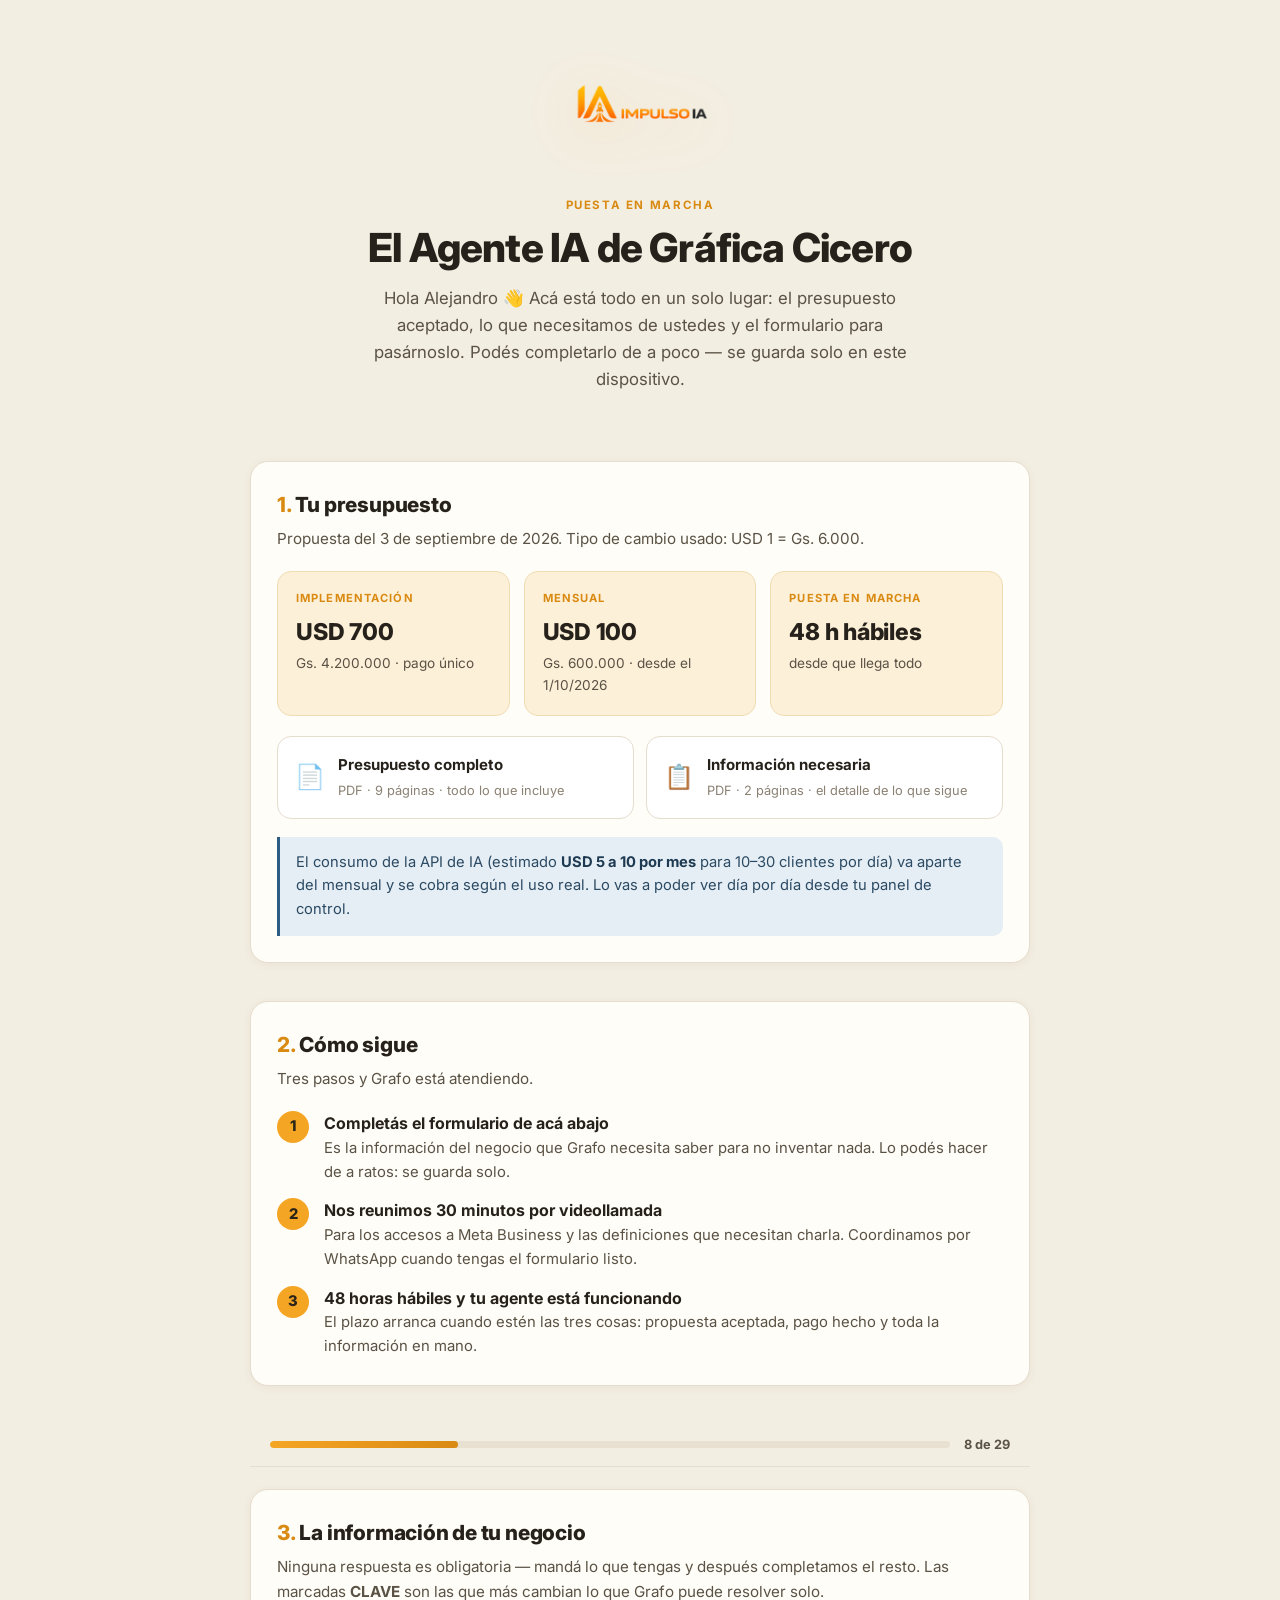
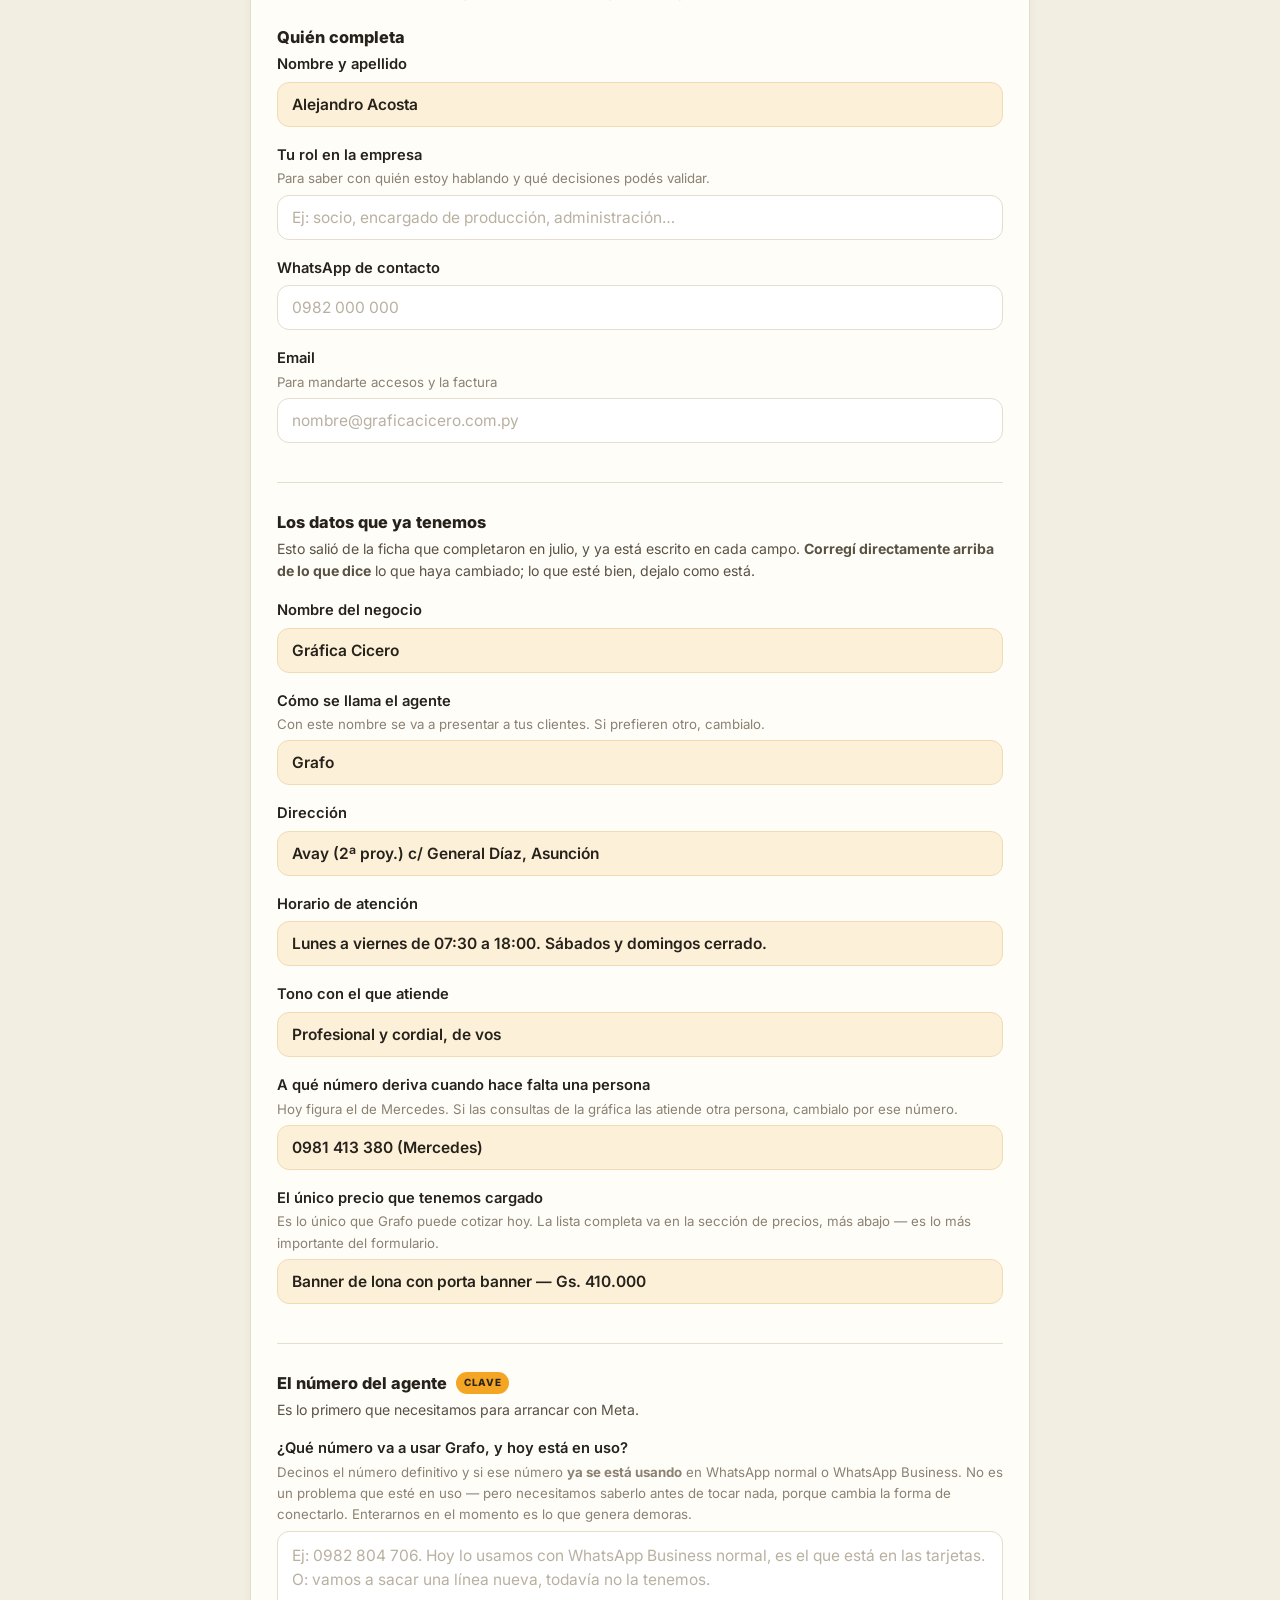
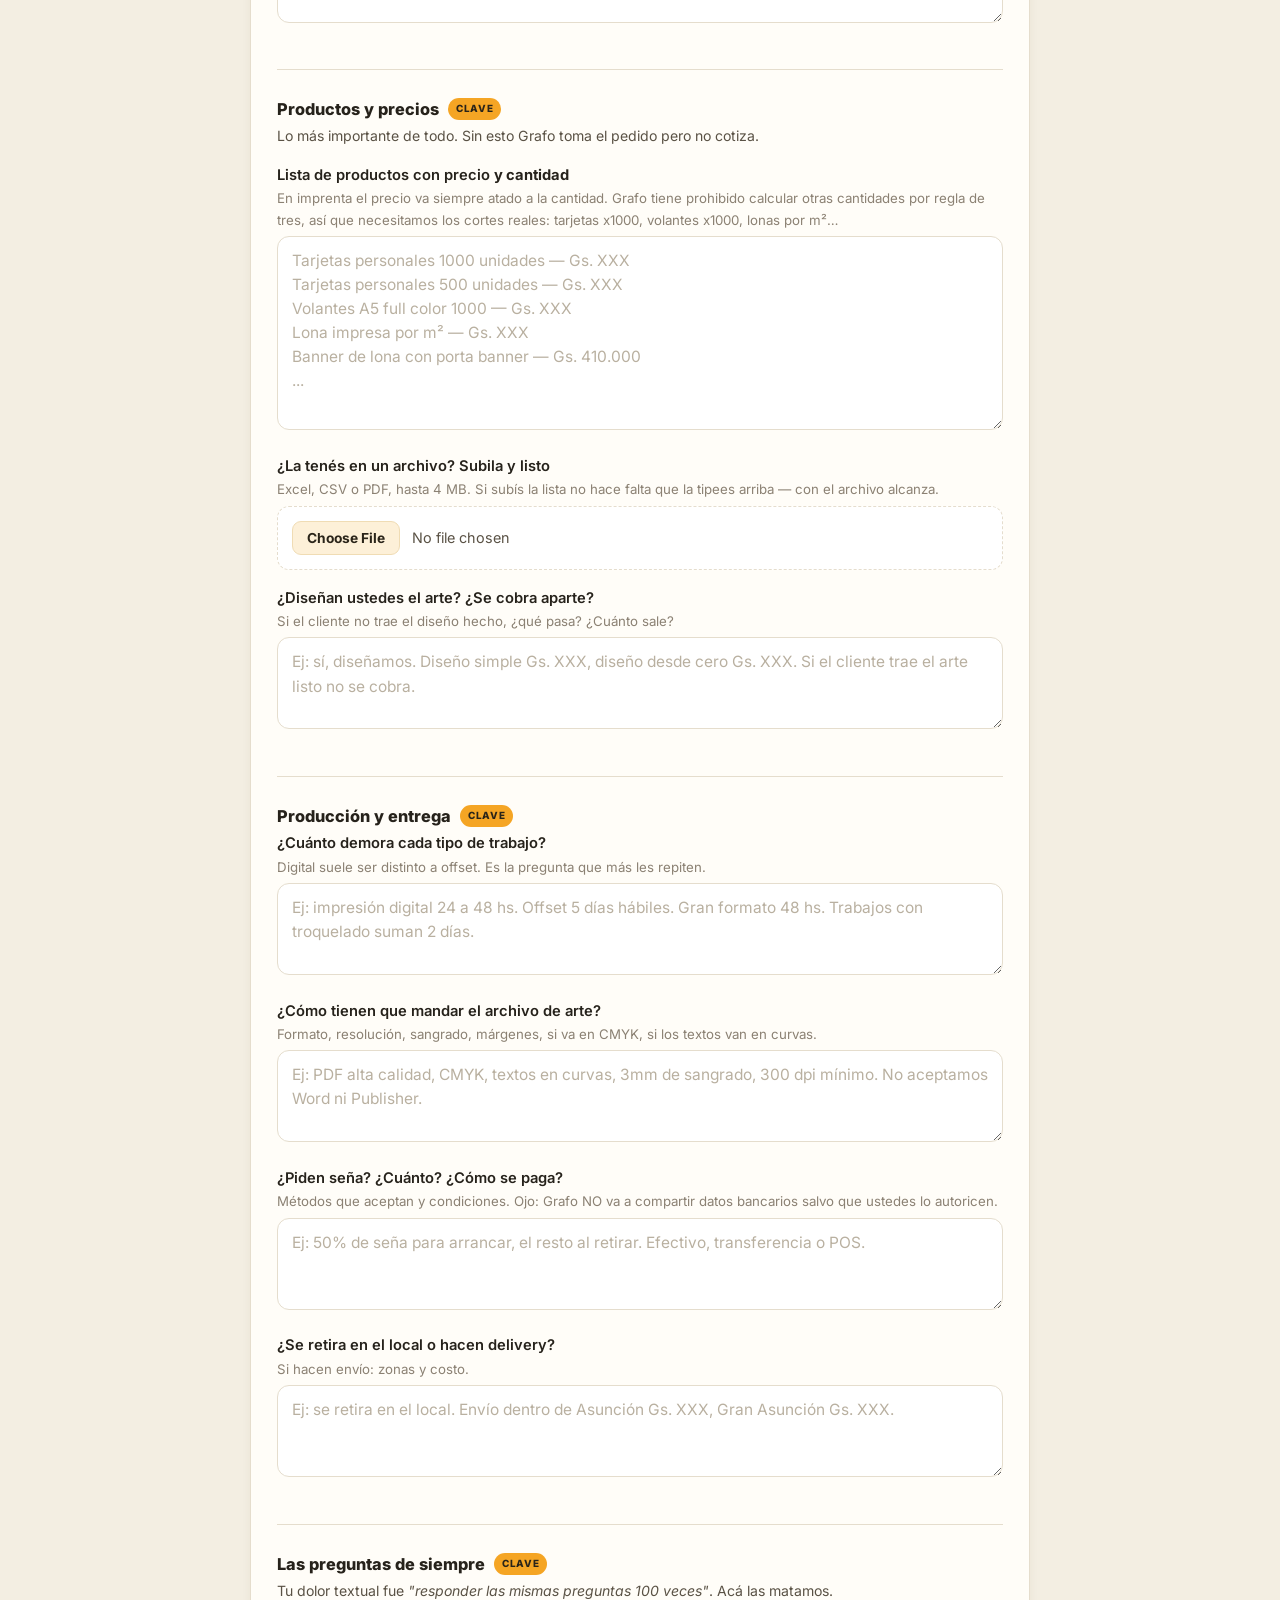
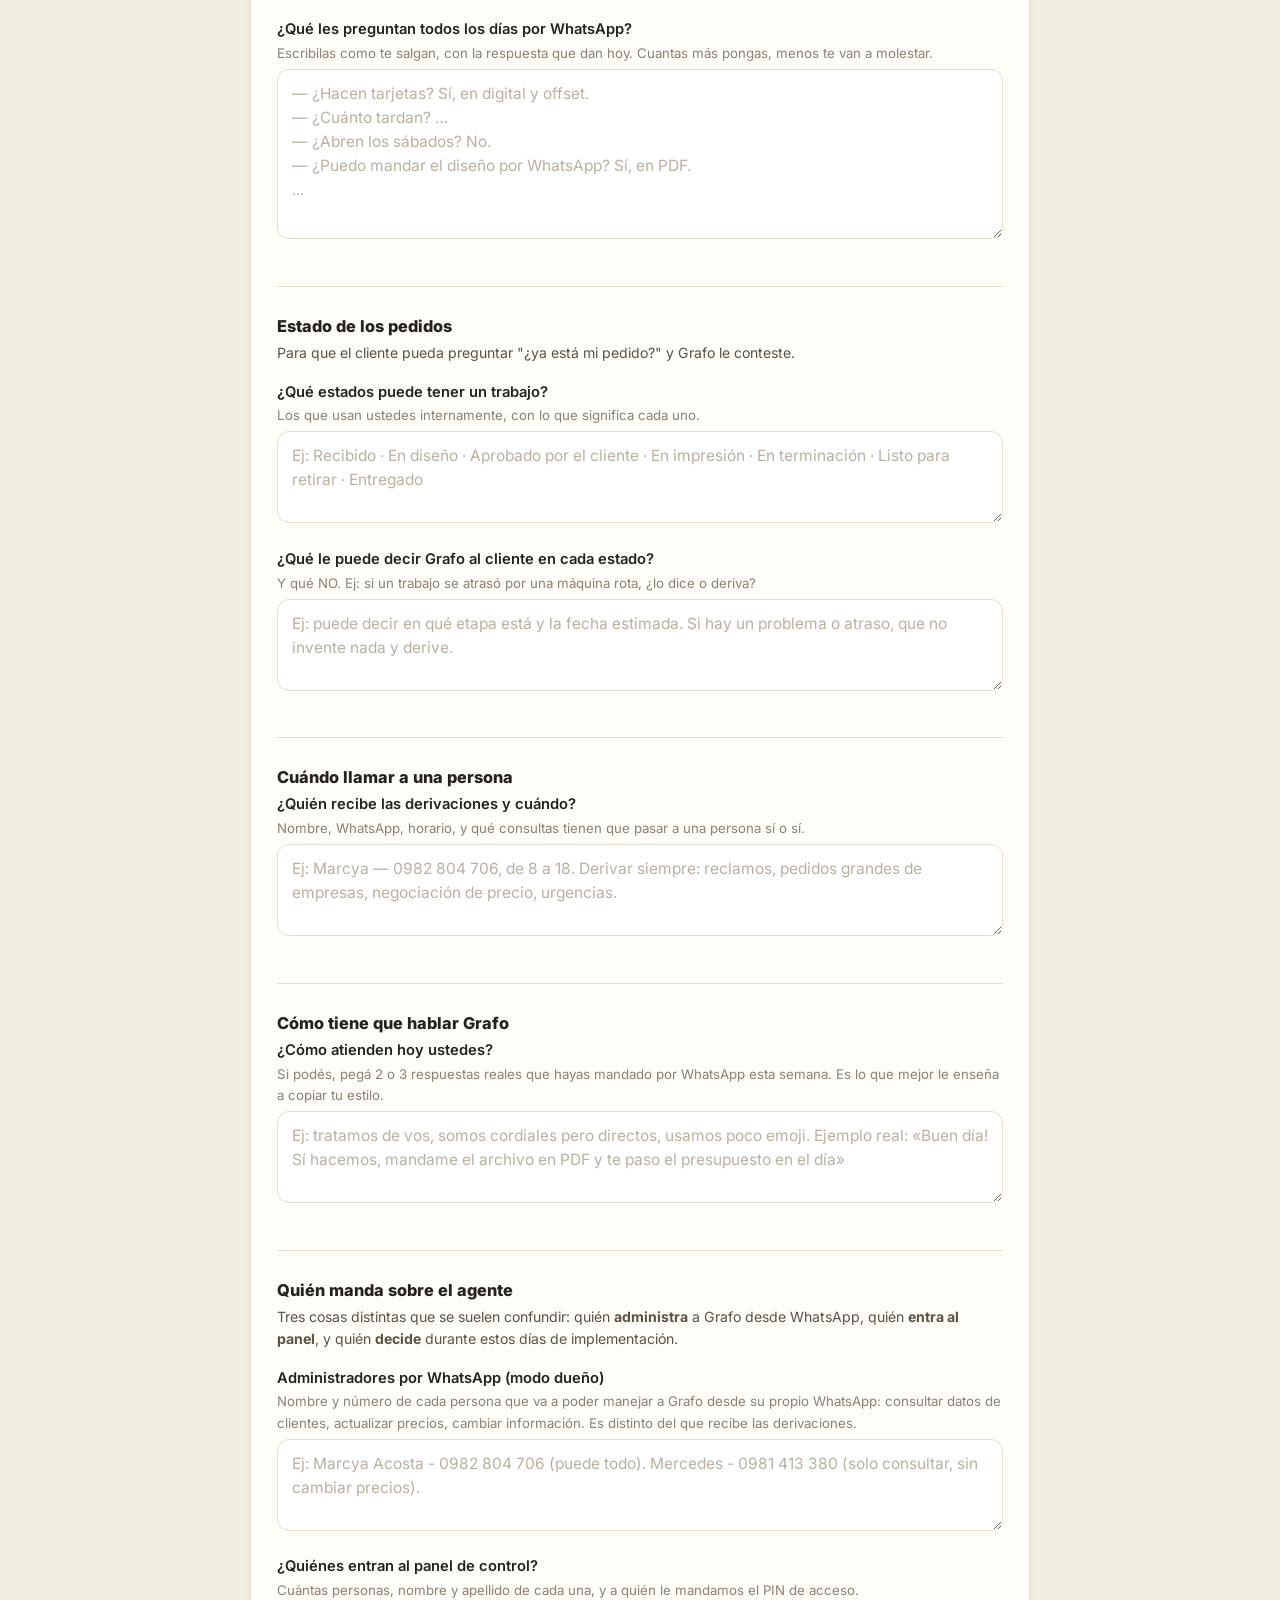
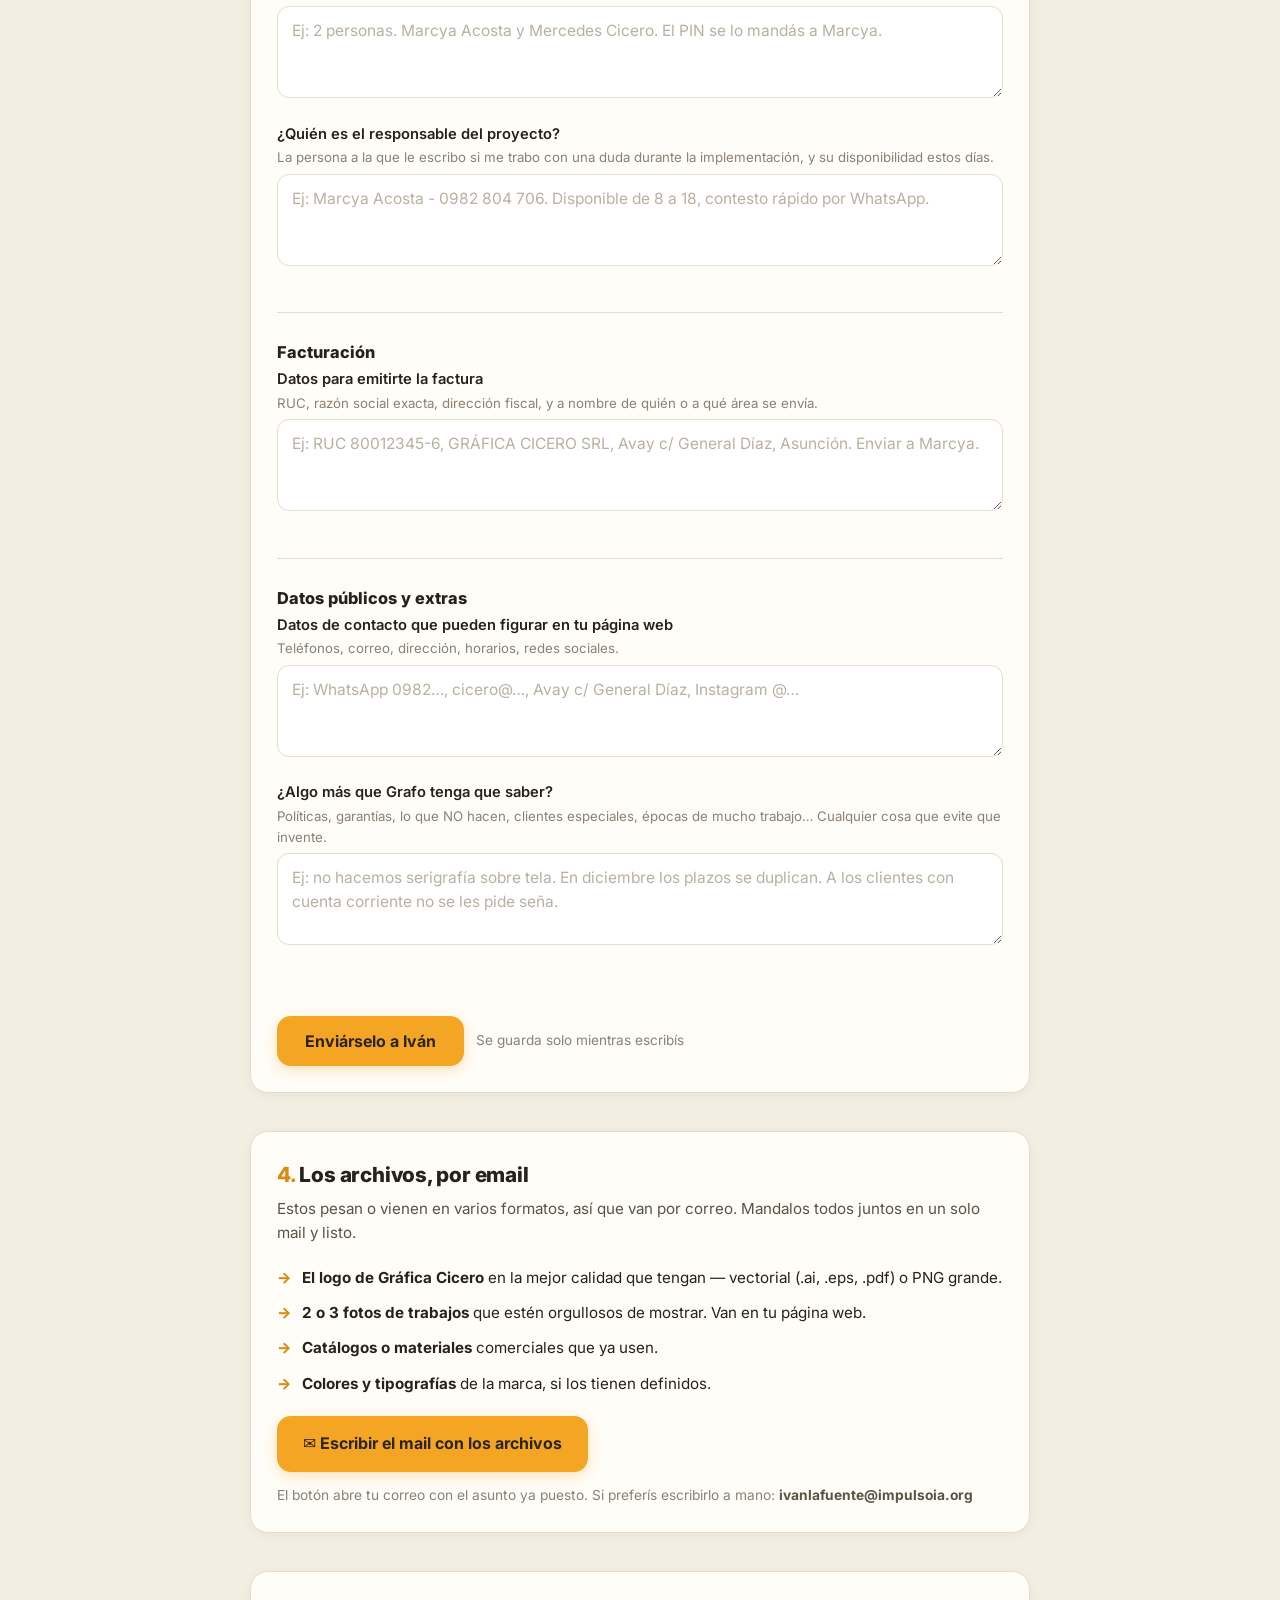
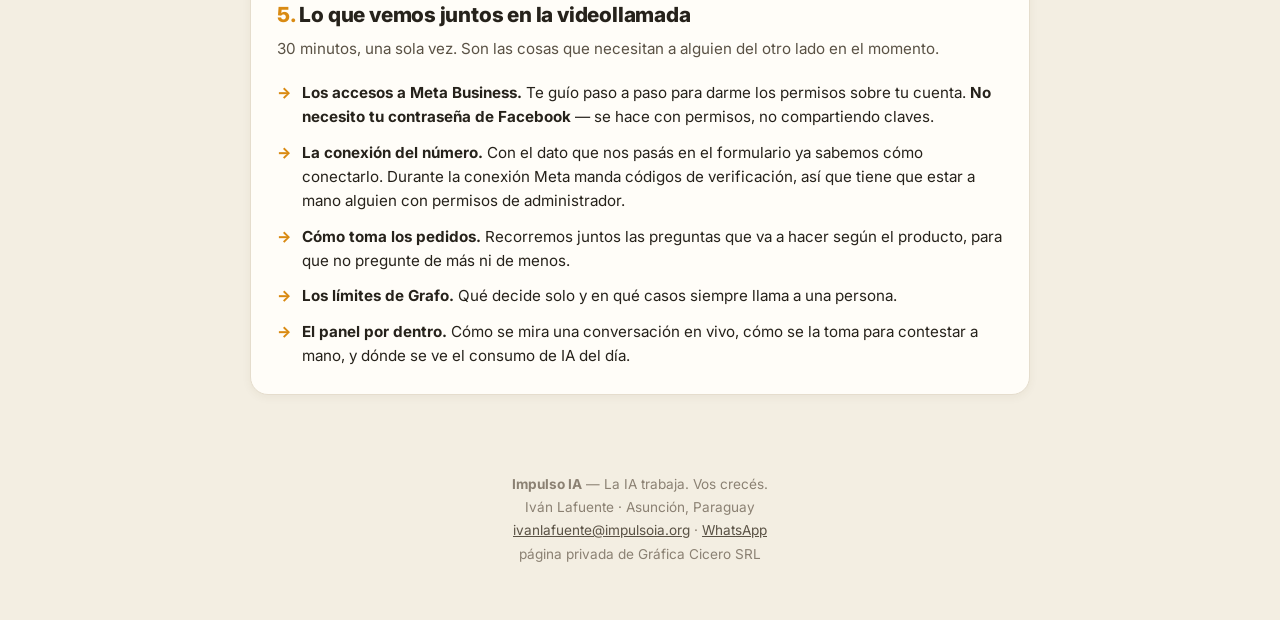
<file: graficacicero/index.html>
<!DOCTYPE html>
<html lang="es">
<head>
<meta charset="UTF-8">
<meta name="viewport" content="width=device-width, initial-scale=1.0">
<meta name="theme-color" content="#F3EEE2">
<title>Gráfica Cicero — Puesta en marcha de tu Agente IA</title>
<meta name="description" content="Todo lo necesario para poner en marcha el Agente IA de Gráfica Cicero SRL.">
<!-- Página privada: no debe indexarse. Tiene montos del presupuesto. -->
<meta name="robots" content="noindex, nofollow">
<meta name="googlebot" content="noindex, nofollow">
<link rel="icon" href="../assets/favicon.png" type="image/png">
<link rel="preconnect" href="https://fonts.googleapis.com">
<link rel="preconnect" href="https://fonts.gstatic.com" crossorigin>
<link href="https://fonts.googleapis.com/css2?family=Inter:wght@400;500;600;700;800&display=swap" rel="stylesheet">
<style>
  :root{
    --cream:#F3EEE2; --card:#fffdf8; --ink:#26221b; --ink2:#5a5245; --ink3:#8b8173;
    --amber:#F5A524; --amber-dark:#d98a12; --amber-soft:#fdf0d8;
    --line:#e5ddcd; --green:#2f8f4e; --green-soft:#e8f5ec;
    --blue:#2c5d87; --blue-soft:#e6eef5;
    --shadow:0 2px 10px rgba(90,74,40,.06); --shadow-lg:0 10px 34px rgba(90,74,40,.10);
  }
  *{box-sizing:border-box;margin:0;padding:0}
  html{scroll-behavior:smooth}
  body{font-family:'Inter',system-ui,-apple-system,sans-serif;background:var(--cream);color:var(--ink);
    line-height:1.6;-webkit-font-smoothing:antialiased}
  .wrap{max-width:820px;margin:0 auto;padding:0 20px}

  /* ── Encabezado ─────────────────────────────────────────── */
  header{padding:48px 0 30px;text-align:center}
  header img{width:min(52%,180px);height:auto;margin:0 auto 26px;display:block;
    filter:drop-shadow(0 8px 26px rgba(245,165,36,.22))}
  .eyebrow{font-size:.72rem;font-weight:700;letter-spacing:.14em;text-transform:uppercase;
    color:var(--amber-dark);margin-bottom:10px}
  h1{font-size:clamp(1.7rem,5vw,2.5rem);font-weight:800;letter-spacing:-.02em;line-height:1.18}
  .lead{color:var(--ink2);margin-top:14px;font-size:1.05rem;max-width:560px;margin-left:auto;margin-right:auto}

  /* ── Bloques ────────────────────────────────────────────── */
  section{margin:38px 0}
  .card{background:var(--card);border:1px solid var(--line);border-radius:18px;
    padding:26px;box-shadow:var(--shadow)}
  h2{font-size:1.3rem;font-weight:800;letter-spacing:-.01em;margin-bottom:6px}
  h2 .num{color:var(--amber-dark)}
  .sub{color:var(--ink2);font-size:.95rem;margin-bottom:20px}

  /* ── Cifras del acuerdo ─────────────────────────────────── */
  .cifras{display:grid;grid-template-columns:repeat(auto-fit,minmax(180px,1fr));gap:14px;margin-bottom:20px}
  .cifra{background:var(--amber-soft);border:1px solid #f0dcb4;border-radius:14px;padding:18px}
  .cifra .lbl{font-size:.7rem;font-weight:700;letter-spacing:.1em;text-transform:uppercase;color:var(--amber-dark)}
  .cifra .val{font-size:1.45rem;font-weight:800;margin-top:6px;letter-spacing:-.01em}
  .cifra .det{font-size:.85rem;color:var(--ink2);margin-top:2px}

  .docs{display:grid;grid-template-columns:repeat(auto-fit,minmax(240px,1fr));gap:12px}
  a.doc{display:flex;align-items:center;gap:13px;text-decoration:none;color:var(--ink);
    background:#fff;border:1px solid var(--line);border-radius:14px;padding:15px 17px;
    transition:border-color .18s,transform .18s,box-shadow .18s}
  a.doc:hover{border-color:var(--amber);transform:translateY(-2px);box-shadow:var(--shadow-lg)}
  a.doc .ico{font-size:1.5rem;line-height:1;flex-shrink:0}
  a.doc .t{font-weight:700;font-size:.94rem;line-height:1.3}
  a.doc .s{font-size:.8rem;color:var(--ink3)}

  /* ── Pasos ──────────────────────────────────────────────── */
  .pasos{display:grid;gap:14px}
  .paso{display:flex;gap:15px;align-items:flex-start}
  .paso .n{flex-shrink:0;width:32px;height:32px;border-radius:50%;background:var(--amber);
    color:#2a2419;font-weight:800;font-size:.92rem;display:flex;align-items:center;justify-content:center}
  .paso .tit{font-weight:700}
  .paso .txt{color:var(--ink2);font-size:.93rem}

  /* ── Datos que ya tenemos ───────────────────────────────── */
  .datos{display:grid;grid-template-columns:repeat(auto-fit,minmax(230px,1fr));gap:0 22px}
  .dato{padding:11px 0;border-bottom:1px dashed var(--line)}
  .dato .k{font-size:.72rem;font-weight:700;letter-spacing:.08em;text-transform:uppercase;color:var(--ink3)}
  .dato .v{font-weight:600;font-size:.95rem;margin-top:2px}

  .aviso{background:var(--blue-soft);border-left:3px solid var(--blue);border-radius:0 10px 10px 0;
    padding:14px 16px;font-size:.92rem;color:#2b4a63;margin-top:18px}
  .aviso b, .aviso strong{color:#1d3a52}

  /* ── Formulario ─────────────────────────────────────────── */
  .barra{position:sticky;top:0;z-index:20;background:rgba(243,238,226,.94);
    backdrop-filter:blur(8px);border-bottom:1px solid var(--line);padding:11px 0;margin-bottom:22px}
  .barra .wrap{display:flex;align-items:center;gap:14px}
  .prog{flex:1;height:7px;background:#e8e0d0;border-radius:99px;overflow:hidden}
  .prog i{display:block;height:100%;width:0;background:linear-gradient(90deg,var(--amber),var(--amber-dark));
    border-radius:99px;transition:width .35s ease}
  .prog-txt{font-size:.8rem;font-weight:700;color:var(--ink2);white-space:nowrap}

  fieldset{border:none;margin-bottom:26px;padding-bottom:22px;border-bottom:1px solid var(--line)}
  fieldset:last-of-type{border-bottom:none;margin-bottom:8px}
  legend{font-weight:800;font-size:1.02rem;margin-bottom:3px;display:flex;align-items:center;gap:9px}
  .clave{background:var(--amber);color:#2a2419;font-size:.62rem;font-weight:800;letter-spacing:.07em;
    padding:3px 8px;border-radius:99px;text-transform:uppercase}
  .fs-sub{color:var(--ink2);font-size:.88rem;margin-bottom:16px}

  .campo{margin-bottom:17px}
  label{display:block;font-weight:600;font-size:.92rem;margin-bottom:5px}
  .hint{font-weight:400;color:var(--ink3);font-size:.83rem;display:block;margin-top:1px}
  input[type=text],input[type=email],input[type=tel],textarea{
    width:100%;font-family:inherit;font-size:.97rem;color:var(--ink);background:#fff;
    border:1.5px solid var(--line);border-radius:12px;padding:12px 14px;transition:border-color .16s,box-shadow .16s}
  input:focus,textarea:focus{outline:none;border-color:var(--amber);box-shadow:0 0 0 3px rgba(245,165,36,.15)}
  textarea{resize:vertical;min-height:92px;line-height:1.55}
  ::placeholder{color:#b9b0a0}
  /* Campos que ya vienen con el dato cargado: se ven distintos para que se
     entienda de una que son para revisar y corregir, no para llenar de cero. */
  input.precargado{background:var(--amber-soft);border-color:#f0dcb4;font-weight:600}
  input.precargado:focus{background:#fff}

  input[type=file]{width:100%;font-family:inherit;font-size:.9rem;color:var(--ink2);
    background:#fff;border:1.5px dashed var(--line);border-radius:12px;padding:14px;cursor:pointer}
  input[type=file]:hover{border-color:var(--amber)}
  input[type=file]::file-selector-button{font-family:inherit;font-size:.86rem;font-weight:700;
    color:#2a2419;background:var(--amber-soft);border:1px solid #f0dcb4;border-radius:9px;
    padding:8px 14px;margin-right:12px;cursor:pointer}
  .archivo-estado{font-size:.86rem;margin-top:7px;display:none}
  .archivo-estado.ok{display:block;color:var(--green);font-weight:600}
  .archivo-estado.err{display:block;color:#9c2b2b;font-weight:600}

  .acciones{display:flex;flex-wrap:wrap;gap:12px;align-items:center;margin-top:24px}
  button{font-family:inherit;font-size:1rem;font-weight:700;border:none;border-radius:14px;
    padding:15px 28px;cursor:pointer;transition:transform .16s,box-shadow .16s,background .16s}
  .btn-envio{background:var(--amber);color:#2a2419;box-shadow:0 4px 14px rgba(245,165,36,.3)}
  .btn-envio:hover:not(:disabled){transform:translateY(-2px);box-shadow:0 8px 22px rgba(245,165,36,.38)}
  .btn-envio:disabled{opacity:.55;cursor:not-allowed;transform:none}
  .guardado{font-size:.85rem;color:var(--ink3)}
  .guardado.on{color:var(--green);font-weight:600}

  .resultado{margin-top:18px;padding:16px 18px;border-radius:12px;font-size:.94rem;display:none}
  .resultado.ok{display:block;background:var(--green-soft);border:1px solid #b8dcc4;color:#1e6b38}
  .resultado.err{display:block;background:#fdecec;border:1px solid #f2c4c4;color:#9c2b2b}

  /* ── WhatsApp / reunión ─────────────────────────────────── */
  .lista{list-style:none;display:grid;gap:11px}
  .lista li{display:flex;gap:11px;align-items:flex-start;font-size:.95rem}
  .lista li .b{flex-shrink:0;color:var(--amber-dark);font-weight:800}
  a.btn-mail{display:inline-flex;align-items:center;gap:10px;background:var(--amber);
    color:#2a2419;text-decoration:none;font-weight:700;padding:15px 26px;border-radius:14px;
    margin-top:20px;box-shadow:0 4px 14px rgba(245,165,36,.3);
    transition:transform .16s,box-shadow .16s}
  a.btn-mail:hover{transform:translateY(-2px);box-shadow:0 8px 22px rgba(245,165,36,.4)}
  .mail-nota{font-size:.86rem;color:var(--ink3);margin-top:12px}
  .mail-nota b{color:var(--ink2)}

  footer{text-align:center;padding:40px 0 54px;color:var(--ink3);font-size:.85rem;line-height:1.7}
  footer a{color:var(--ink2)}

  @media(max-width:560px){
    header{padding:34px 0 22px}
    .card{padding:20px;border-radius:15px}
    .acciones{flex-direction:column;align-items:stretch}
    button{width:100%}
  }
</style>
</head>
<body>

<header>
  <div class="wrap">
    <img src="../assets/logo-impulso.png" alt="Impulso IA">
    <div class="eyebrow">Puesta en marcha</div>
    <h1>El Agente IA de Gráfica Cicero</h1>
    <p class="lead">Hola Alejandro 👋 Acá está todo en un solo lugar: el presupuesto aceptado,
      lo que necesitamos de ustedes y el formulario para pasárnoslo. Podés completarlo de a poco
      — se guarda solo en este dispositivo.</p>
  </div>
</header>

<div class="wrap">

  <!-- ═══ 1. EL ACUERDO ═══ -->
  <section>
    <div class="card">
      <h2><span class="num">1.</span> Tu presupuesto</h2>
      <p class="sub">Propuesta del 3 de septiembre de 2026. Tipo de cambio usado: USD 1 = Gs. 6.000.</p>

      <div class="cifras">
        <div class="cifra">
          <div class="lbl">Implementación</div>
          <div class="val">USD 700</div>
          <div class="det">Gs. 4.200.000 · pago único</div>
        </div>
        <div class="cifra">
          <div class="lbl">Mensual</div>
          <div class="val">USD 100</div>
          <div class="det">Gs. 600.000 · desde el 1/10/2026</div>
        </div>
        <div class="cifra">
          <div class="lbl">Puesta en marcha</div>
          <div class="val">48 h hábiles</div>
          <div class="det">desde que llega todo</div>
        </div>
      </div>

      <div class="docs">
        <a class="doc" href="docs/presupuesto-agente-ia.pdf" target="_blank" rel="noopener">
          <span class="ico">📄</span>
          <span><span class="t">Presupuesto completo</span><br><span class="s">PDF · 9 páginas · todo lo que incluye</span></span>
        </a>
        <a class="doc" href="docs/puesta-en-marcha.pdf" target="_blank" rel="noopener">
          <span class="ico">📋</span>
          <span><span class="t">Información necesaria</span><br><span class="s">PDF · 2 páginas · el detalle de lo que sigue</span></span>
        </a>
      </div>

      <!-- La modalidad de pago del consumo de API (saldo prepago) NO va escrita acá:
           es una condición que no estaba en el presupuesto que aceptaron, Iván la
           explica en persona y se la reserva para negociar. Acá solo lo ya acordado. -->
      <div class="aviso">
        El consumo de la API de IA (estimado <b>USD 5 a 10 por mes</b> para 10–30 clientes
        por día) va aparte del mensual y se cobra según el uso real. Lo vas a poder ver
        día por día desde tu panel de control.
      </div>
    </div>
  </section>

  <!-- ═══ 2. CÓMO SIGUE ═══ -->
  <section>
    <div class="card">
      <h2><span class="num">2.</span> Cómo sigue</h2>
      <p class="sub">Tres pasos y Grafo está atendiendo.</p>
      <div class="pasos">
        <div class="paso">
          <div class="n">1</div>
          <div>
            <div class="tit">Completás el formulario de acá abajo</div>
            <div class="txt">Es la información del negocio que Grafo necesita saber para no inventar nada.
              Lo podés hacer de a ratos: se guarda solo.</div>
          </div>
        </div>
        <div class="paso">
          <div class="n">2</div>
          <div>
            <div class="tit">Nos reunimos 30 minutos por videollamada</div>
            <div class="txt">Para los accesos a Meta Business y las definiciones que necesitan charla.
              Coordinamos por WhatsApp cuando tengas el formulario listo.</div>
          </div>
        </div>
        <div class="paso">
          <div class="n">3</div>
          <div>
            <div class="tit">48 horas hábiles y tu agente está funcionando</div>
            <div class="txt">El plazo arranca cuando estén las tres cosas: propuesta aceptada,
              pago hecho y toda la información en mano.</div>
          </div>
        </div>
      </div>
    </div>
  </section>

  <!-- ═══ 3. FORMULARIO ═══ -->
  <section id="form">
    <div class="barra">
      <div class="wrap">
        <div class="prog"><i id="progBar"></i></div>
        <div class="prog-txt"><span id="progTxt">0</span> de <span id="progTotal">–</span></div>
      </div>
    </div>

    <div class="card">
      <h2><span class="num">3.</span> La información de tu negocio</h2>
      <p class="sub">Ninguna respuesta es obligatoria — mandá lo que tengas y después completamos el resto.
        Las marcadas <b>CLAVE</b> son las que más cambian lo que Grafo puede resolver solo.</p>

      <form id="onb" novalidate>

        <fieldset>
          <legend>Quién completa</legend>
          <div class="campo">
            <label for="contacto">Nombre y apellido</label>
            <input type="text" id="contacto" name="contacto" class="precargado" value="Alejandro Acosta">
          </div>
          <div class="campo">
            <label for="rol">Tu rol en la empresa
              <span class="hint">Para saber con quién estoy hablando y qué decisiones podés validar.</span></label>
            <input type="text" id="rol" name="rol" placeholder="Ej: socio, encargado de producción, administración…">
          </div>
          <div class="campo">
            <label for="whatsapp">WhatsApp de contacto</label>
            <input type="tel" id="whatsapp" name="whatsapp" placeholder="0982 000 000">
          </div>
          <div class="campo">
            <label for="email">Email <span class="hint">Para mandarte accesos y la factura</span></label>
            <input type="email" id="email" name="email" placeholder="nombre@graficacicero.com.py">
          </div>
        </fieldset>

        <fieldset>
          <legend>Los datos que ya tenemos</legend>
          <p class="fs-sub">Esto salió de la ficha que completaron en julio, y ya está escrito
            en cada campo. <b>Corregí directamente arriba de lo que dice</b> lo que haya cambiado;
            lo que esté bien, dejalo como está.</p>
          <div class="campo">
            <label for="base_negocio">Nombre del negocio</label>
            <input type="text" id="base_negocio" name="base_negocio" class="precargado" value="Gráfica Cicero">
          </div>
          <div class="campo">
            <label for="base_agente">Cómo se llama el agente
              <span class="hint">Con este nombre se va a presentar a tus clientes. Si prefieren otro, cambialo.</span></label>
            <input type="text" id="base_agente" name="base_agente" class="precargado" value="Grafo">
          </div>
          <div class="campo">
            <label for="base_direccion">Dirección</label>
            <input type="text" id="base_direccion" name="base_direccion" class="precargado" value="Avay (2ª proy.) c/ General Díaz, Asunción">
          </div>
          <div class="campo">
            <label for="base_horario">Horario de atención</label>
            <input type="text" id="base_horario" name="base_horario" class="precargado" value="Lunes a viernes de 07:30 a 18:00. Sábados y domingos cerrado.">
          </div>
          <div class="campo">
            <label for="base_tono">Tono con el que atiende</label>
            <input type="text" id="base_tono" name="base_tono" class="precargado" value="Profesional y cordial, de vos">
          </div>
          <div class="campo">
            <label for="base_derivacion">A qué número deriva cuando hace falta una persona
              <span class="hint">Hoy figura el de Mercedes. Si las consultas de la gráfica las
                atiende otra persona, cambialo por ese número.</span></label>
            <input type="text" id="base_derivacion" name="base_derivacion" class="precargado" value="0981 413 380 (Mercedes)">
          </div>
          <div class="campo">
            <label for="base_precio">El único precio que tenemos cargado
              <span class="hint">Es lo único que Grafo puede cotizar hoy. La lista completa va
                en la sección de precios, más abajo — es lo más importante del formulario.</span></label>
            <input type="text" id="base_precio" name="base_precio" class="precargado" value="Banner de lona con porta banner — Gs. 410.000">
          </div>
        </fieldset>

        <fieldset>
          <legend>El número del agente <span class="clave">Clave</span></legend>
          <p class="fs-sub">Es lo primero que necesitamos para arrancar con Meta.</p>
          <div class="campo">
            <label for="numero_agente">¿Qué número va a usar Grafo, y hoy está en uso?
              <span class="hint">Decinos el número definitivo y si ese número <b>ya se está
              usando</b> en WhatsApp normal o WhatsApp Business. No es un problema que esté en
              uso — pero necesitamos saberlo antes de tocar nada, porque cambia la forma de
              conectarlo. Enterarnos en el momento es lo que genera demoras.</span></label>
            <textarea id="numero_agente" name="numero_agente" placeholder="Ej: 0982 804 706. Hoy lo usamos con WhatsApp Business normal, es el que está en las tarjetas.&#10;O: vamos a sacar una línea nueva, todavía no la tenemos."></textarea>
          </div>
        </fieldset>

        <fieldset>
          <legend>Productos y precios <span class="clave">Clave</span></legend>
          <p class="fs-sub">Lo más importante de todo. Sin esto Grafo toma el pedido pero no cotiza.</p>
          <div class="campo">
            <label for="precios">Lista de productos con precio <b>y cantidad</b>
              <span class="hint">En imprenta el precio va siempre atado a la cantidad. Grafo tiene prohibido calcular otras cantidades por regla de tres, así que necesitamos los cortes reales: tarjetas x1000, volantes x1000, lonas por m²…</span></label>
            <textarea id="precios" name="precios" rows="7" placeholder="Tarjetas personales 1000 unidades — Gs. XXX&#10;Tarjetas personales 500 unidades — Gs. XXX&#10;Volantes A5 full color 1000 — Gs. XXX&#10;Lona impresa por m² — Gs. XXX&#10;Banner de lona con porta banner — Gs. 410.000&#10;..."></textarea>
          </div>
          <div class="campo">
            <label for="archivo_precios">¿La tenés en un archivo? Subila y listo
              <span class="hint">Excel, CSV o PDF, hasta 4 MB. Si subís la lista no hace falta
                que la tipees arriba — con el archivo alcanza.</span></label>
            <input type="file" id="archivo_precios" accept=".xlsx,.xls,.csv,.pdf,application/vnd.openxmlformats-officedocument.spreadsheetml.sheet,application/vnd.ms-excel,text/csv,application/pdf">
            <div class="archivo-estado" id="archivoEstado"></div>
          </div>
          <div class="campo">
            <label for="disenio">¿Diseñan ustedes el arte? ¿Se cobra aparte?
              <span class="hint">Si el cliente no trae el diseño hecho, ¿qué pasa? ¿Cuánto sale?</span></label>
            <textarea id="disenio" name="disenio" placeholder="Ej: sí, diseñamos. Diseño simple Gs. XXX, diseño desde cero Gs. XXX. Si el cliente trae el arte listo no se cobra."></textarea>
          </div>
        </fieldset>

        <fieldset>
          <legend>Producción y entrega <span class="clave">Clave</span></legend>
          <div class="campo">
            <label for="plazos">¿Cuánto demora cada tipo de trabajo?
              <span class="hint">Digital suele ser distinto a offset. Es la pregunta que más les repiten.</span></label>
            <textarea id="plazos" name="plazos" placeholder="Ej: impresión digital 24 a 48 hs. Offset 5 días hábiles. Gran formato 48 hs. Trabajos con troquelado suman 2 días."></textarea>
          </div>
          <div class="campo">
            <label for="arte">¿Cómo tienen que mandar el archivo de arte?
              <span class="hint">Formato, resolución, sangrado, márgenes, si va en CMYK, si los textos van en curvas.</span></label>
            <textarea id="arte" name="arte" placeholder="Ej: PDF alta calidad, CMYK, textos en curvas, 3mm de sangrado, 300 dpi mínimo. No aceptamos Word ni Publisher."></textarea>
          </div>
          <div class="campo">
            <label for="senia">¿Piden seña? ¿Cuánto? ¿Cómo se paga?
              <span class="hint">Métodos que aceptan y condiciones. Ojo: Grafo NO va a compartir datos bancarios salvo que ustedes lo autoricen.</span></label>
            <textarea id="senia" name="senia" placeholder="Ej: 50% de seña para arrancar, el resto al retirar. Efectivo, transferencia o POS."></textarea>
          </div>
          <div class="campo">
            <label for="entrega">¿Se retira en el local o hacen delivery?
              <span class="hint">Si hacen envío: zonas y costo.</span></label>
            <textarea id="entrega" name="entrega" placeholder="Ej: se retira en el local. Envío dentro de Asunción Gs. XXX, Gran Asunción Gs. XXX."></textarea>
          </div>
        </fieldset>

        <fieldset>
          <legend>Las preguntas de siempre <span class="clave">Clave</span></legend>
          <p class="fs-sub">Tu dolor textual fue <i>"responder las mismas preguntas 100 veces"</i>. Acá las matamos.</p>
          <div class="campo">
            <label for="faq">¿Qué les preguntan todos los días por WhatsApp?
              <span class="hint">Escribilas como te salgan, con la respuesta que dan hoy. Cuantas más pongas, menos te van a molestar.</span></label>
            <textarea id="faq" name="faq" rows="6" placeholder="— ¿Hacen tarjetas? Sí, en digital y offset.&#10;— ¿Cuánto tardan? …&#10;— ¿Abren los sábados? No.&#10;— ¿Puedo mandar el diseño por WhatsApp? Sí, en PDF.&#10;..."></textarea>
          </div>
        </fieldset>

        <fieldset>
          <legend>Estado de los pedidos</legend>
          <p class="fs-sub">Para que el cliente pueda preguntar "¿ya está mi pedido?" y Grafo le conteste.</p>
          <div class="campo">
            <label for="estados">¿Qué estados puede tener un trabajo?
              <span class="hint">Los que usan ustedes internamente, con lo que significa cada uno.</span></label>
            <textarea id="estados" name="estados" placeholder="Ej: Recibido · En diseño · Aprobado por el cliente · En impresión · En terminación · Listo para retirar · Entregado"></textarea>
          </div>
          <div class="campo">
            <label for="comunica">¿Qué le puede decir Grafo al cliente en cada estado?
              <span class="hint">Y qué NO. Ej: si un trabajo se atrasó por una máquina rota, ¿lo dice o deriva?</span></label>
            <textarea id="comunica" name="comunica" placeholder="Ej: puede decir en qué etapa está y la fecha estimada. Si hay un problema o atraso, que no invente nada y derive."></textarea>
          </div>
        </fieldset>

        <fieldset>
          <legend>Cuándo llamar a una persona</legend>
          <div class="campo">
            <label for="derivacion">¿Quién recibe las derivaciones y cuándo?
              <span class="hint">Nombre, WhatsApp, horario, y qué consultas tienen que pasar a una persona sí o sí.</span></label>
            <textarea id="derivacion" name="derivacion" placeholder="Ej: Marcya — 0982 804 706, de 8 a 18. Derivar siempre: reclamos, pedidos grandes de empresas, negociación de precio, urgencias."></textarea>
          </div>
        </fieldset>

        <fieldset>
          <legend>Cómo tiene que hablar Grafo</legend>
          <div class="campo">
            <label for="tono">¿Cómo atienden hoy ustedes?
              <span class="hint">Si podés, pegá 2 o 3 respuestas reales que hayas mandado por WhatsApp esta semana. Es lo que mejor le enseña a copiar tu estilo.</span></label>
            <textarea id="tono" name="tono" placeholder="Ej: tratamos de vos, somos cordiales pero directos, usamos poco emoji. Ejemplo real: «Buen día! Sí hacemos, mandame el archivo en PDF y te paso el presupuesto en el día»"></textarea>
          </div>
        </fieldset>

        <fieldset>
          <legend>Quién manda sobre el agente</legend>
          <p class="fs-sub">Tres cosas distintas que se suelen confundir: quién <b>administra</b>
            a Grafo desde WhatsApp, quién <b>entra al panel</b>, y quién <b>decide</b> durante
            estos días de implementación.</p>
          <div class="campo">
            <label for="admins">Administradores por WhatsApp (modo dueño)
              <span class="hint">Nombre y número de cada persona que va a poder manejar a Grafo
                desde su propio WhatsApp: consultar datos de clientes, actualizar precios,
                cambiar información. Es distinto del que recibe las derivaciones.</span></label>
            <textarea id="admins" name="admins" placeholder="Ej: Marcya Acosta - 0982 804 706 (puede todo). Mercedes - 0981 413 380 (solo consultar, sin cambiar precios)."></textarea>
          </div>
          <div class="campo">
            <label for="panel">¿Quiénes entran al panel de control?
              <span class="hint">Cuántas personas, nombre y apellido de cada una, y a quién le
                mandamos el PIN de acceso.</span></label>
            <textarea id="panel" name="panel" placeholder="Ej: 2 personas. Marcya Acosta y Mercedes Cicero. El PIN se lo mandás a Marcya."></textarea>
          </div>
          <div class="campo">
            <label for="responsable">¿Quién es el responsable del proyecto?
              <span class="hint">La persona a la que le escribo si me trabo con una duda durante
                la implementación, y su disponibilidad estos días.</span></label>
            <textarea id="responsable" name="responsable" placeholder="Ej: Marcya Acosta - 0982 804 706. Disponible de 8 a 18, contesto rápido por WhatsApp."></textarea>
          </div>
        </fieldset>

        <fieldset>
          <legend>Facturación</legend>
          <div class="campo">
            <label for="facturacion">Datos para emitirte la factura
              <span class="hint">RUC, razón social exacta, dirección fiscal, y a nombre de quién
                o a qué área se envía.</span></label>
            <textarea id="facturacion" name="facturacion" placeholder="Ej: RUC 80012345-6, GRÁFICA CICERO SRL, Avay c/ General Díaz, Asunción. Enviar a Marcya."></textarea>
          </div>
        </fieldset>

        <fieldset>
          <legend>Datos públicos y extras</legend>
          <div class="campo">
            <label for="publicos">Datos de contacto que pueden figurar en tu página web
              <span class="hint">Teléfonos, correo, dirección, horarios, redes sociales.</span></label>
            <textarea id="publicos" name="publicos" placeholder="Ej: WhatsApp 0982…, cicero@…, Avay c/ General Díaz, Instagram @…"></textarea>
          </div>
          <div class="campo">
            <label for="otros">¿Algo más que Grafo tenga que saber?
              <span class="hint">Políticas, garantías, lo que NO hacen, clientes especiales, épocas de mucho trabajo… Cualquier cosa que evite que invente.</span></label>
            <textarea id="otros" name="otros" placeholder="Ej: no hacemos serigrafía sobre tela. En diciembre los plazos se duplican. A los clientes con cuenta corriente no se les pide seña."></textarea>
          </div>
        </fieldset>

        <div class="acciones">
          <button type="submit" class="btn-envio" id="btnEnviar">Enviárselo a Iván</button>
          <span class="guardado" id="guardado">Se guarda solo mientras escribís</span>
        </div>
        <div class="resultado" id="resultado"></div>
      </form>
    </div>
  </section>

  <!-- ═══ 4. POR WHATSAPP ═══ -->
  <section>
    <div class="card">
      <h2><span class="num">4.</span> Los archivos, por email</h2>
      <p class="sub">Estos pesan o vienen en varios formatos, así que van por correo.
        Mandalos todos juntos en un solo mail y listo.</p>
      <ul class="lista">
        <li><span class="b">→</span><span><b>El logo de Gráfica Cicero</b> en la mejor calidad que tengan — vectorial (.ai, .eps, .pdf) o PNG grande.</span></li>
        <li><span class="b">→</span><span><b>2 o 3 fotos de trabajos</b> que estén orgullosos de mostrar. Van en tu página web.</span></li>
        <li><span class="b">→</span><span><b>Catálogos o materiales</b> comerciales que ya usen.</span></li>
        <li><span class="b">→</span><span><b>Colores y tipografías</b> de la marca, si los tienen definidos.</span></li>
      </ul>
      <a class="btn-mail" href="mailto:ivanlafuente@impulsoia.org?subject=Gr%C3%A1fica%20Cicero%20%E2%80%94%20archivos%20para%20el%20Agente%20IA&amp;body=Hola%20Iv%C3%A1n%2C%0A%0ATe%20mando%20los%20archivos%20para%20la%20puesta%20en%20marcha%20del%20agente.%0A%0A">
        ✉️ Escribir el mail con los archivos
      </a>
      <p class="mail-nota">El botón abre tu correo con el asunto ya puesto.
        Si preferís escribirlo a mano: <b>ivanlafuente@impulsoia.org</b></p>
    </div>
  </section>

  <!-- ═══ 5. LA REUNIÓN ═══ -->
  <section>
    <div class="card">
      <h2><span class="num">5.</span> Lo que vemos juntos en la videollamada</h2>
      <p class="sub">30 minutos, una sola vez. Son las cosas que necesitan a alguien del otro lado en el momento.</p>
      <ul class="lista">
        <li><span class="b">→</span><span><b>Los accesos a Meta Business.</b> Te guío paso a paso para darme los permisos sobre tu cuenta.
          <b>No necesito tu contraseña de Facebook</b> — se hace con permisos, no compartiendo claves.</span></li>
        <li><span class="b">→</span><span><b>La conexión del número.</b> Con el dato que nos pasás en el formulario ya sabemos
          cómo conectarlo. Durante la conexión Meta manda códigos de verificación, así que tiene que estar
          a mano alguien con permisos de administrador.</span></li>
        <li><span class="b">→</span><span><b>Cómo toma los pedidos.</b> Recorremos juntos las preguntas que va a hacer según el producto,
          para que no pregunte de más ni de menos.</span></li>
        <li><span class="b">→</span><span><b>Los límites de Grafo.</b> Qué decide solo y en qué casos siempre llama a una persona.</span></li>
        <li><span class="b">→</span><span><b>El panel por dentro.</b> Cómo se mira una conversación en vivo, cómo se la toma
          para contestar a mano, y dónde se ve el consumo de IA del día.</span></li>
      </ul>
    </div>
  </section>

</div>

<footer>
  <div class="wrap">
    <b>Impulso IA</b> — La IA trabaja. Vos crecés.<br>
    Iván Lafuente · Asunción, Paraguay<br>
    <a href="mailto:ivanlafuente@impulsoia.org">ivanlafuente@impulsoia.org</a> ·
    <a href="https://wa.me/595982790407">WhatsApp</a><br>
    página privada de Gráfica Cicero SRL
  </div>
</footer>

<script>
(function(){
  "use strict";

  var form   = document.getElementById("onb");
  // El input de archivo queda fuera: su .value es "C:\fakepath\…", no sirve ni
  // para guardar, ni para contar progreso, ni para mandar.
  var campos = Array.prototype.slice.call(form.querySelectorAll("input:not([type=file]), textarea"));
  var CLAVE  = "cicero-onboarding-v1";

  // ── Archivo de la lista de precios ────────────────────────────────────
  var MAX_ARCHIVO = 4 * 1024 * 1024;      // 4 MB
  var inputArchivo = document.getElementById("archivo_precios");
  var estadoArchivo = document.getElementById("archivoEstado");
  var archivo = null;                     // {nombre, tipo, b64}

  function kb(n){ return n < 1024*1024
    ? Math.round(n/1024) + " KB"
    : (n/1024/1024).toFixed(1) + " MB"; }

  inputArchivo.addEventListener("change", function(){
    archivo = null;
    var f = inputArchivo.files && inputArchivo.files[0];
    if(!f){ estadoArchivo.className = "archivo-estado"; return; }

    if(f.size > MAX_ARCHIVO){
      estadoArchivo.className = "archivo-estado err";
      estadoArchivo.textContent = "Ese archivo pesa " + kb(f.size) +
        " y el máximo es 4 MB. Mandámelo por email y lo cargo yo.";
      inputArchivo.value = "";
      return;
    }

    estadoArchivo.className = "archivo-estado";
    estadoArchivo.style.display = "block";
    estadoArchivo.textContent = "Leyendo " + f.name + "…";

    var lector = new FileReader();
    lector.onload = function(){
      // readAsDataURL da "data:<tipo>;base64,XXXX" — nos quedamos con XXXX.
      var partes = String(lector.result).split(",");
      archivo = {
        nombre: f.name,
        tipo: f.type || "application/octet-stream",
        b64: partes[1] || "",
      };
      estadoArchivo.className = "archivo-estado ok";
      estadoArchivo.textContent = "✓ " + f.name + " (" + kb(f.size) +
        ") — se manda cuando toques el botón de abajo";
    };
    lector.onerror = function(){
      archivo = null;
      estadoArchivo.className = "archivo-estado err";
      estadoArchivo.textContent = "No se pudo leer el archivo. Probá con otro.";
    };
    lector.readAsDataURL(f);
  });

  // ── Autoguardado local ────────────────────────────────────────────────
  // Es un formulario largo: nadie lo completa de una sentada. Si se cierra la
  // pestaña sin esto, se pierde todo y no vuelve a intentarlo.
  function guardar(){
    try{
      var datos = {};
      campos.forEach(function(c){ if(c.value.trim()) datos[c.name] = c.value; });
      localStorage.setItem(CLAVE, JSON.stringify(datos));
      marcarGuardado();
    }catch(e){ /* modo privado o storage lleno: seguimos sin autoguardado */ }
  }

  function restaurar(){
    try{
      var crudo = localStorage.getItem(CLAVE);
      if(!crudo) return;
      var datos = JSON.parse(crudo);
      campos.forEach(function(c){ if(datos[c.name]) c.value = datos[c.name]; });
    }catch(e){ /* dato corrupto: arrancamos en blanco */ }
  }

  var timerGuardado;
  var elGuardado = document.getElementById("guardado");
  function marcarGuardado(){
    elGuardado.textContent = "✓ Guardado en este dispositivo";
    elGuardado.classList.add("on");
    clearTimeout(timerGuardado);
    timerGuardado = setTimeout(function(){
      elGuardado.textContent = "Se guarda solo mientras escribís";
      elGuardado.classList.remove("on");
    }, 2600);
  }

  // ── Progreso ──────────────────────────────────────────────────────────
  var barra = document.getElementById("progBar");
  var txt   = document.getElementById("progTxt");
  var TOTAL = campos.length;
  // El total sale de los campos que existen: si mañana se agrega o se saca una
  // pregunta, el contador no queda mintiendo.
  document.getElementById("progTotal").textContent = TOTAL;

  function progreso(){
    var hechos = campos.filter(function(c){ return c.value.trim() !== ""; }).length;
    barra.style.width = (hechos / TOTAL * 100) + "%";
    txt.textContent = hechos;
  }

  campos.forEach(function(c){
    c.addEventListener("input", function(){
      progreso();
      clearTimeout(c._t);
      c._t = setTimeout(guardar, 700);
    });
  });

  // ── Envío ─────────────────────────────────────────────────────────────
  var btn = document.getElementById("btnEnviar");
  var res = document.getElementById("resultado");

  form.addEventListener("submit", function(ev){
    ev.preventDefault();

    var datos = {};
    campos.forEach(function(c){ datos[c.name] = c.value.trim(); });
    if(archivo) datos.archivo = archivo;

    var algo = campos.some(function(c){ return c.value.trim() !== ""; }) || !!archivo;
    if(!algo){
      res.className = "resultado err";
      res.textContent = "Completá al menos una respuesta antes de enviar.";
      return;
    }

    btn.disabled = true;
    btn.textContent = "Enviando…";
    res.className = "resultado";
    res.textContent = "";

    fetch("/api/onboarding", {
      method: "POST",
      headers: {"Content-Type": "application/json"},
      body: JSON.stringify(datos)
    })
    .then(function(r){ return r.json().then(function(j){ return {ok: r.ok, body: j}; }); })
    .then(function(r){
      if(!r.ok || !r.body.ok) throw new Error((r.body && r.body.error) || "No se pudo enviar");
      res.className = "resultado ok";
      // El servidor dice si el adjunto entró de verdad: si falló, la persona
      // tiene que enterarse ahora, no cuando Iván le pregunte por el Excel.
      var falloArchivo = archivo && r.body.archivo === false;
      res.innerHTML = "<b>¡Listo, llegó!</b> Iván ya recibió lo que mandaste" +
        (archivo && !falloArchivo ? ", con el archivo incluido" : "") + ". " +
        "Podés seguir completando lo que falte y volver a enviar cuando quieras — " +
        "tus respuestas siguen guardadas acá." +
        (falloArchivo
          ? "<br><br>⚠️ <b>El archivo no se pudo adjuntar.</b> Todo lo demás quedó guardado — " +
            "mandale la lista por email a <a href='mailto:ivanlafuente@impulsoia.org'>" +
            "ivanlafuente@impulsoia.org</a>."
          : "");
      // El archivo ya viajó: lo soltamos para que un segundo envío no lo
      // suba de nuevo y queden dos copias colgando del mismo registro.
      if(archivo){
        archivo = null;
        inputArchivo.value = "";
        estadoArchivo.className = "archivo-estado";
      }
      btn.textContent = "Enviar de nuevo";
      btn.disabled = false;
    })
    .catch(function(err){
      res.className = "resultado err";
      res.innerHTML = "<b>No se pudo enviar.</b> " + (err.message || "") +
        "<br>Probá de nuevo en un minuto. Si sigue fallando, escribile a Iván por " +
        "<a href='https://wa.me/595982790407'>WhatsApp</a> — tus respuestas no se perdieron, " +
        "quedan guardadas en este dispositivo.";
      btn.textContent = "Reintentar envío";
      btn.disabled = false;
    });
  });

  restaurar();
  progreso();
})();
</script>

</body>
</html>
</file>
